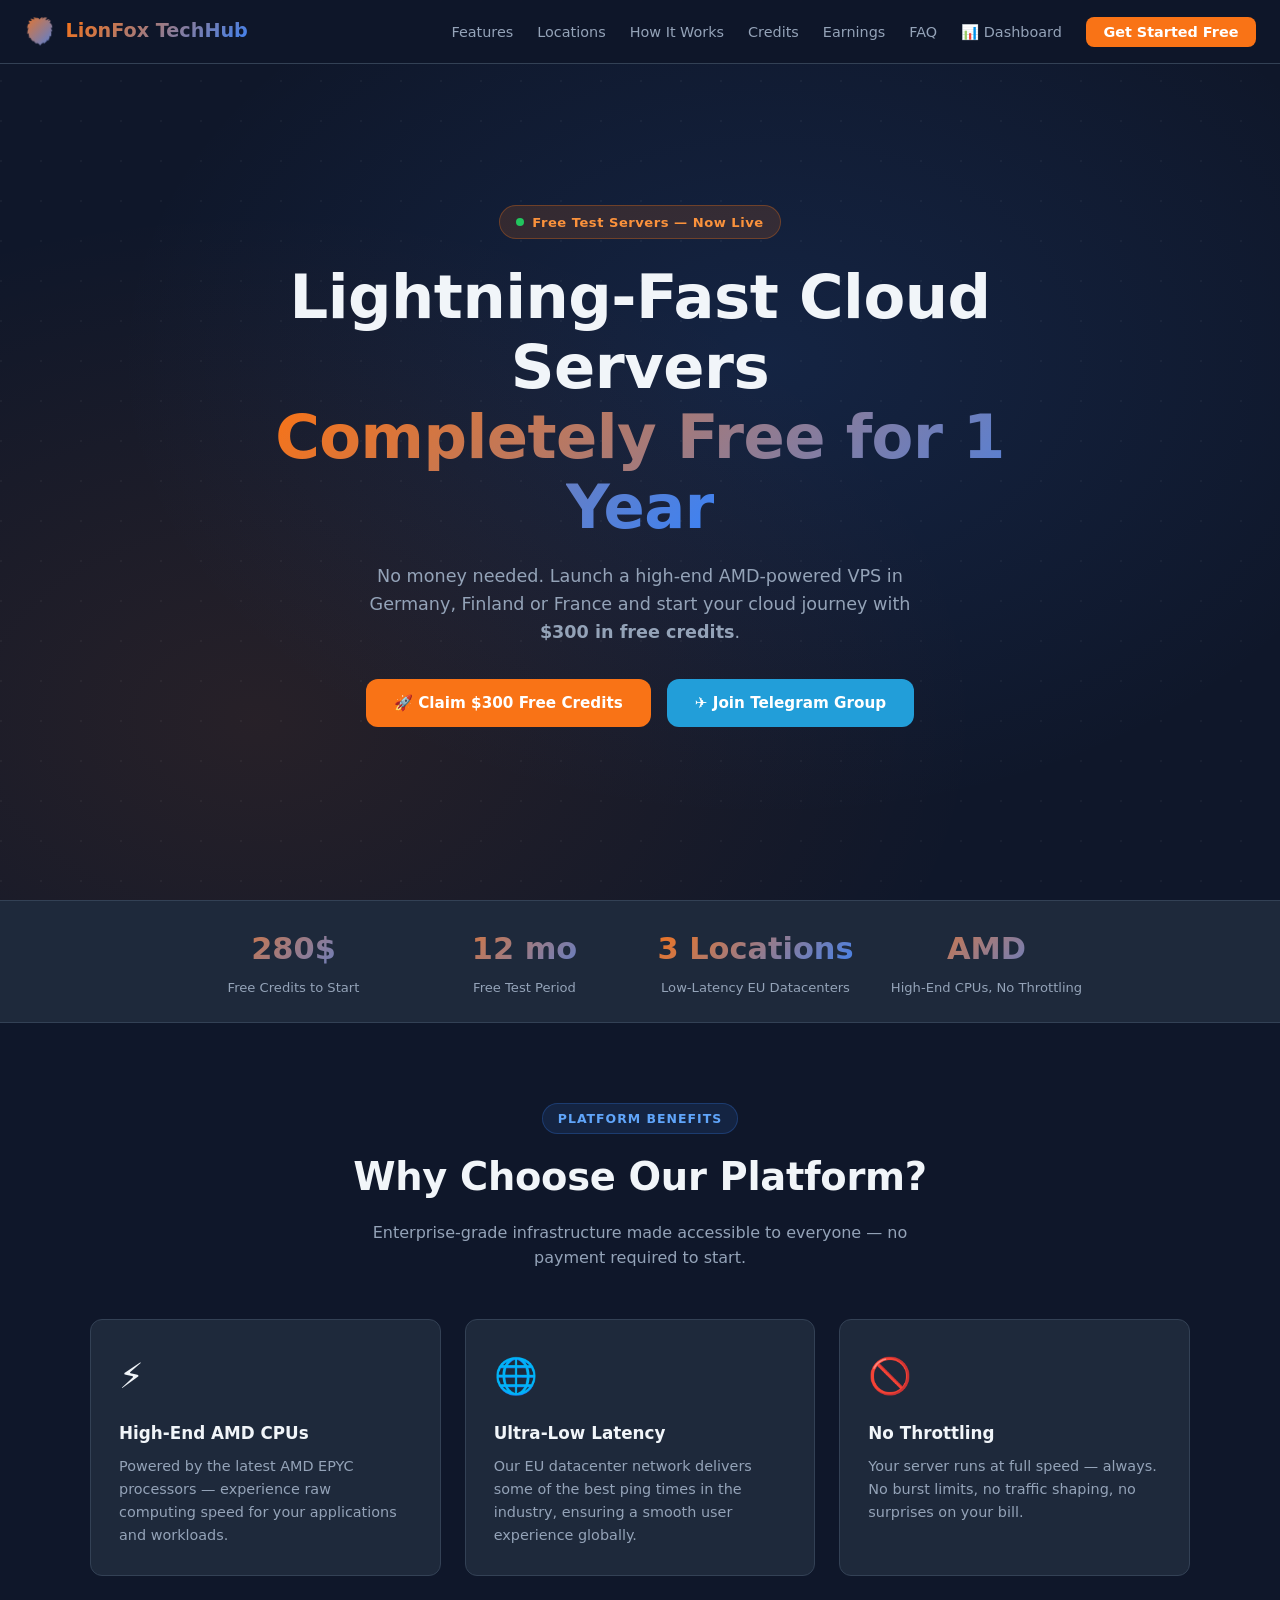
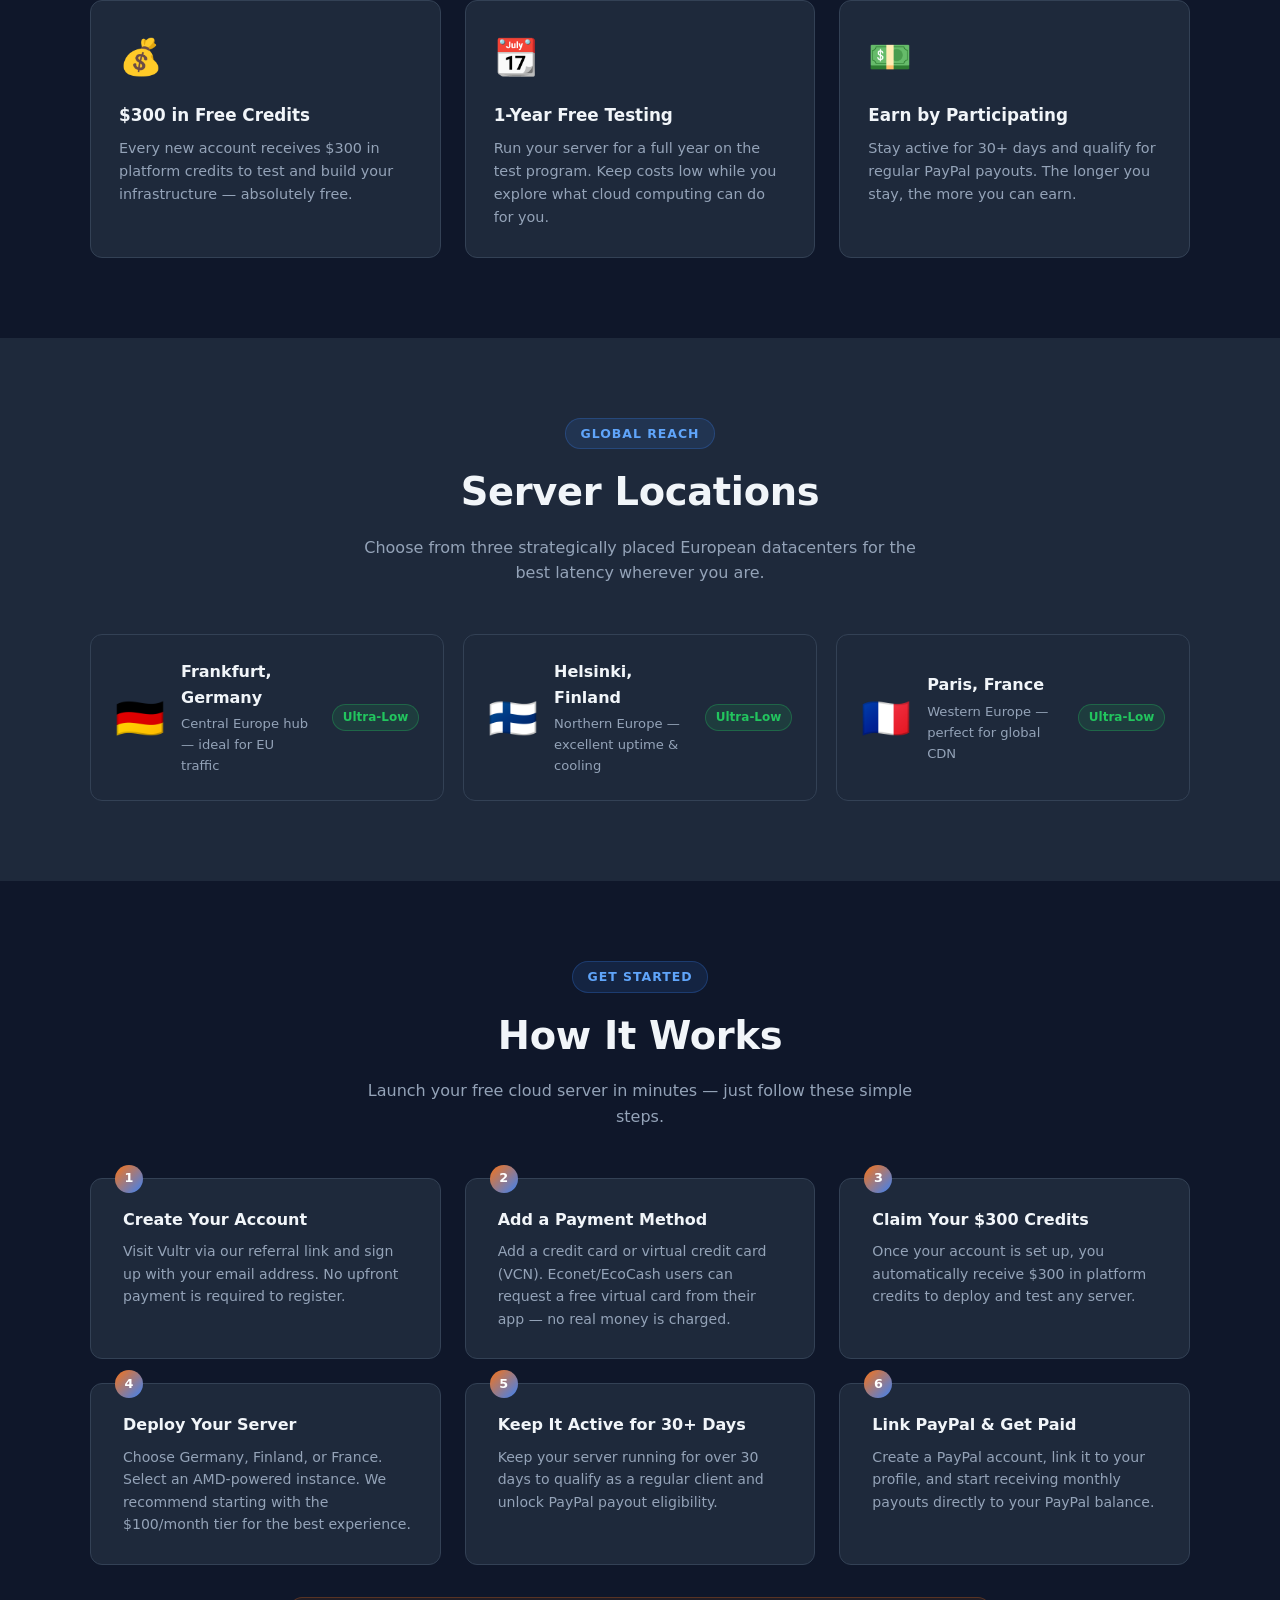
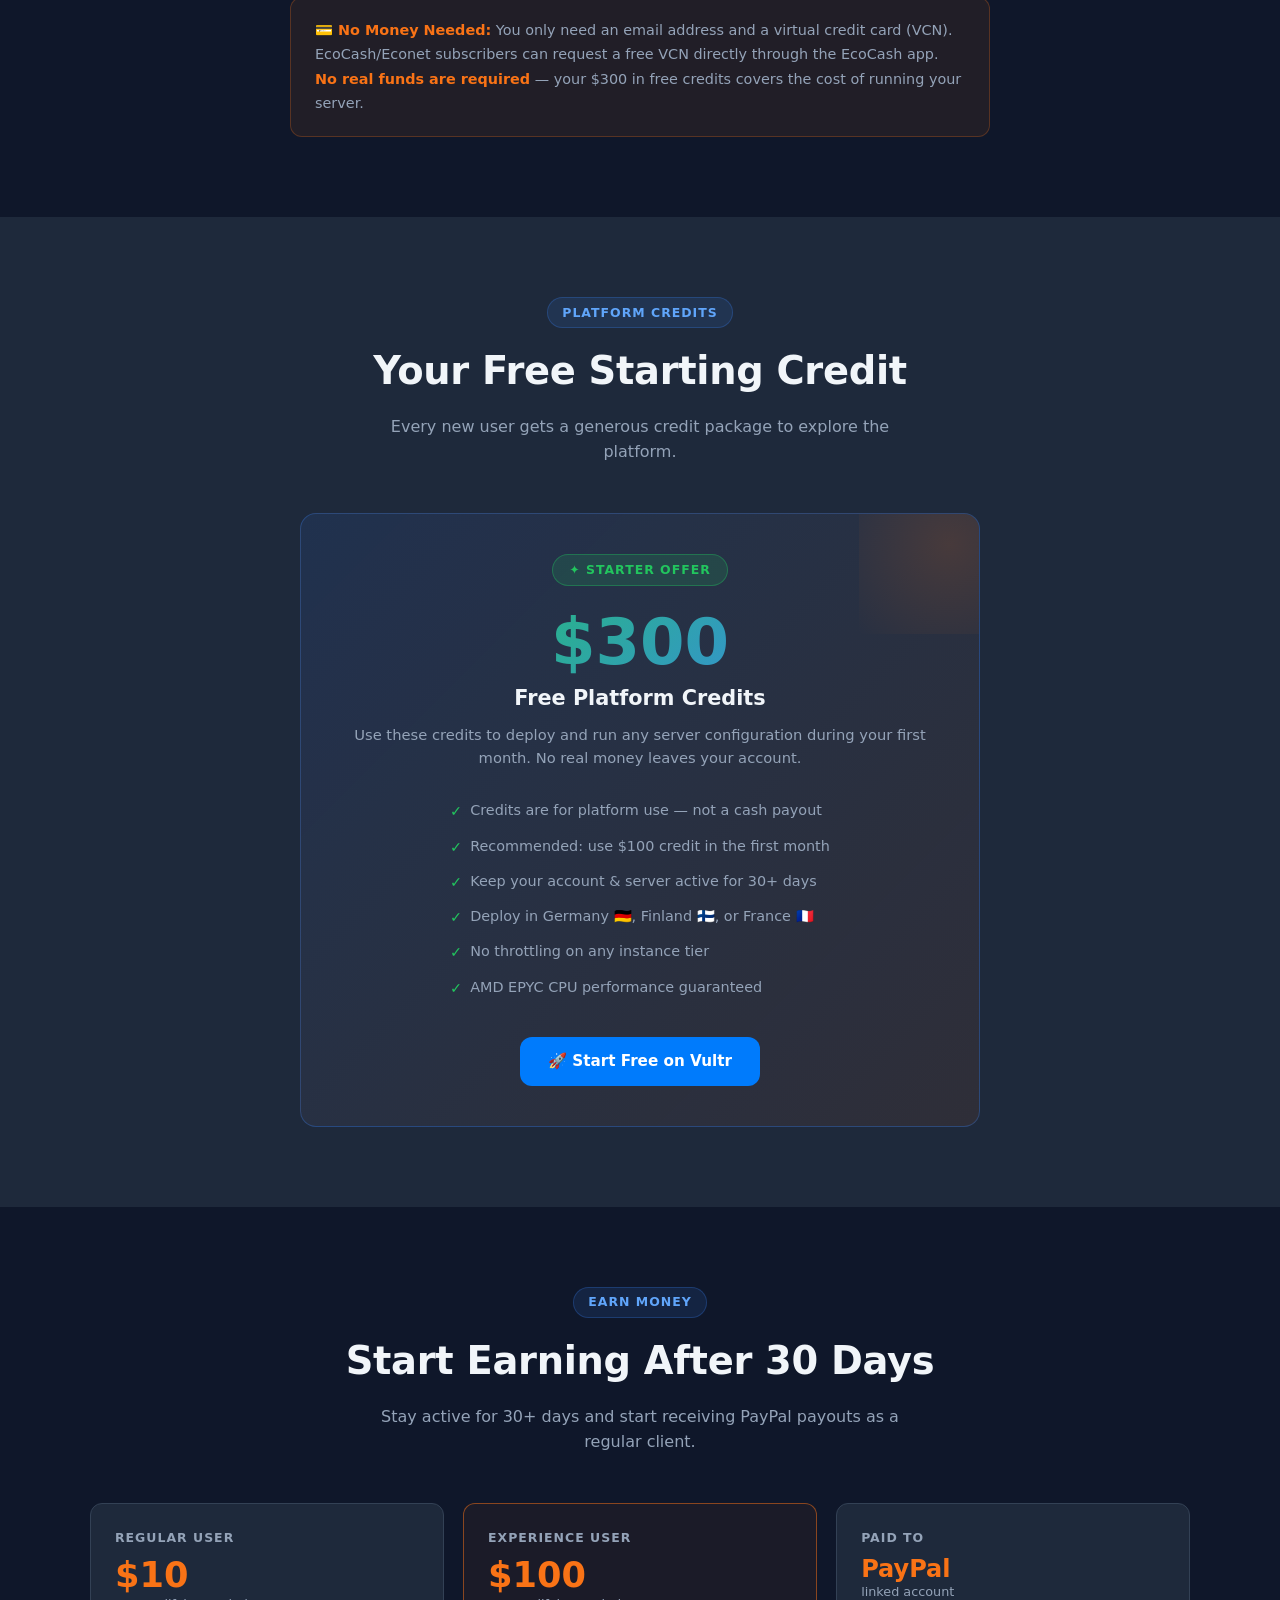
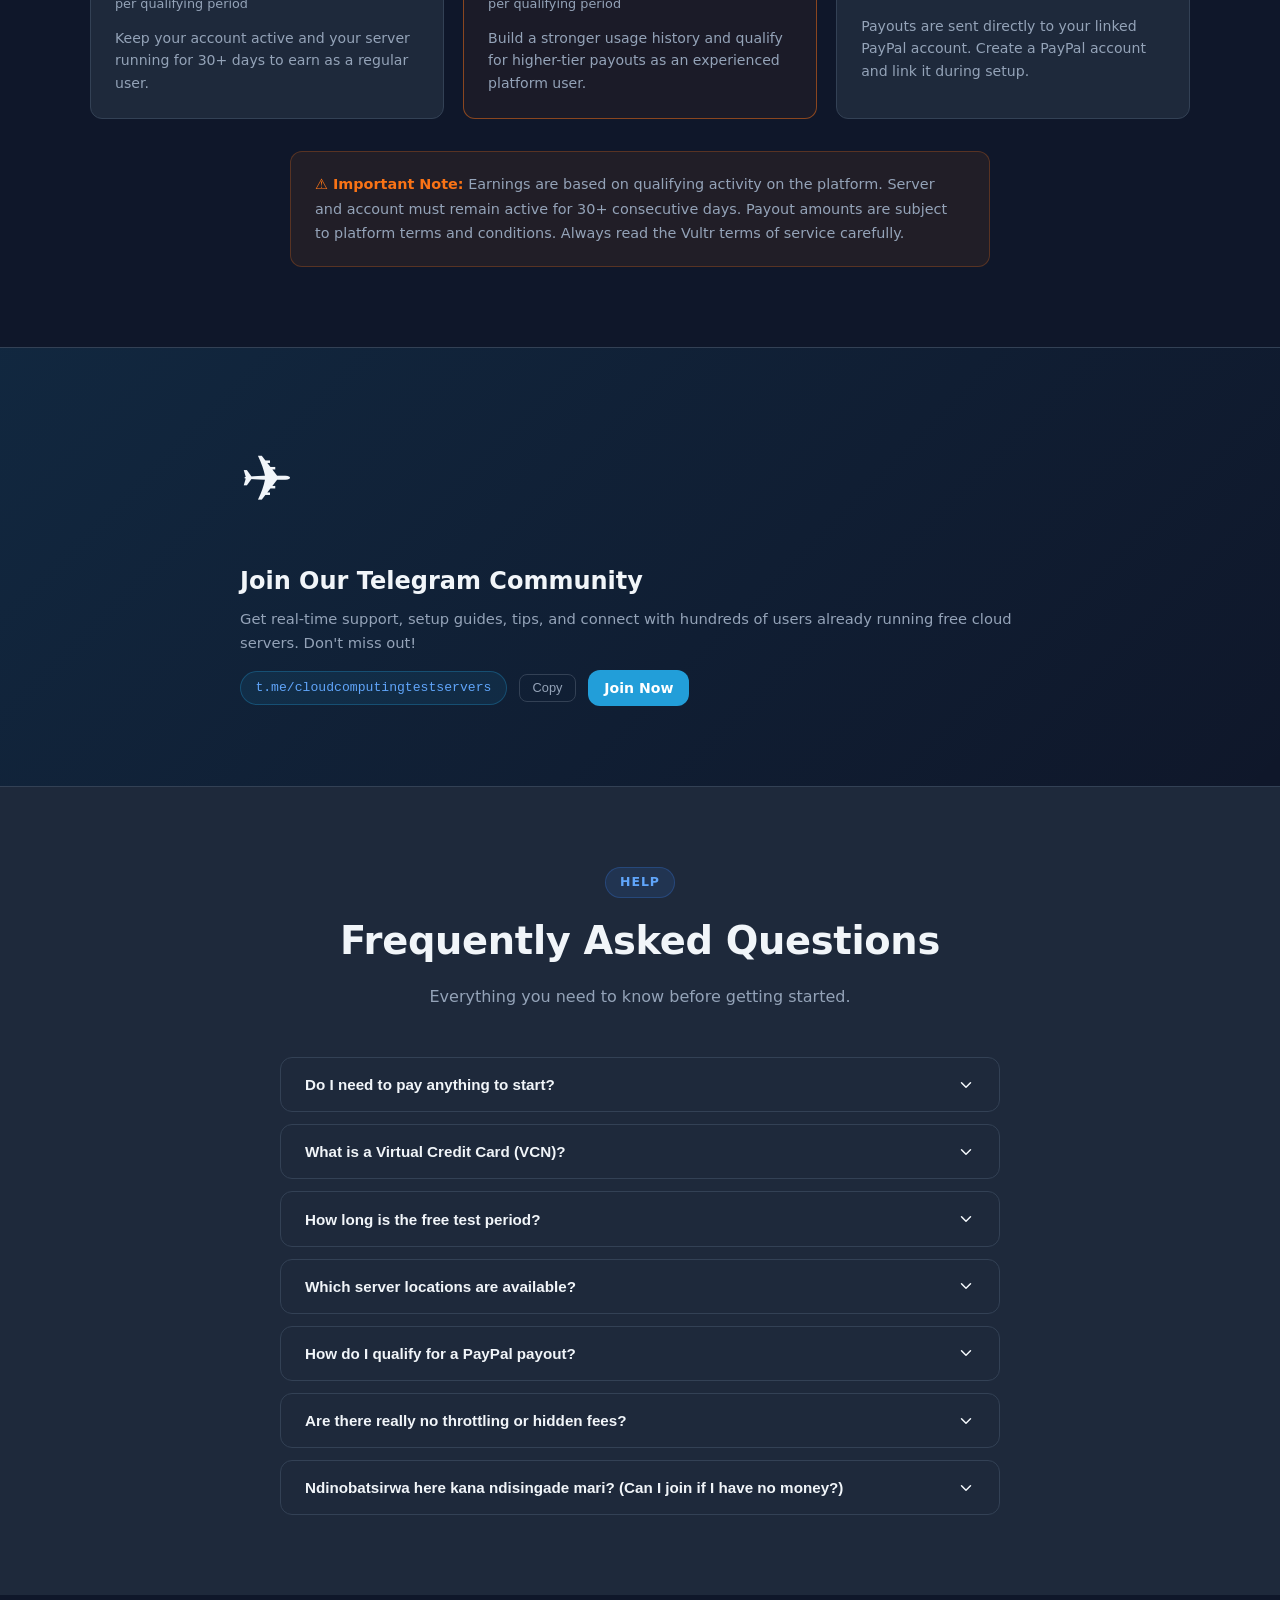
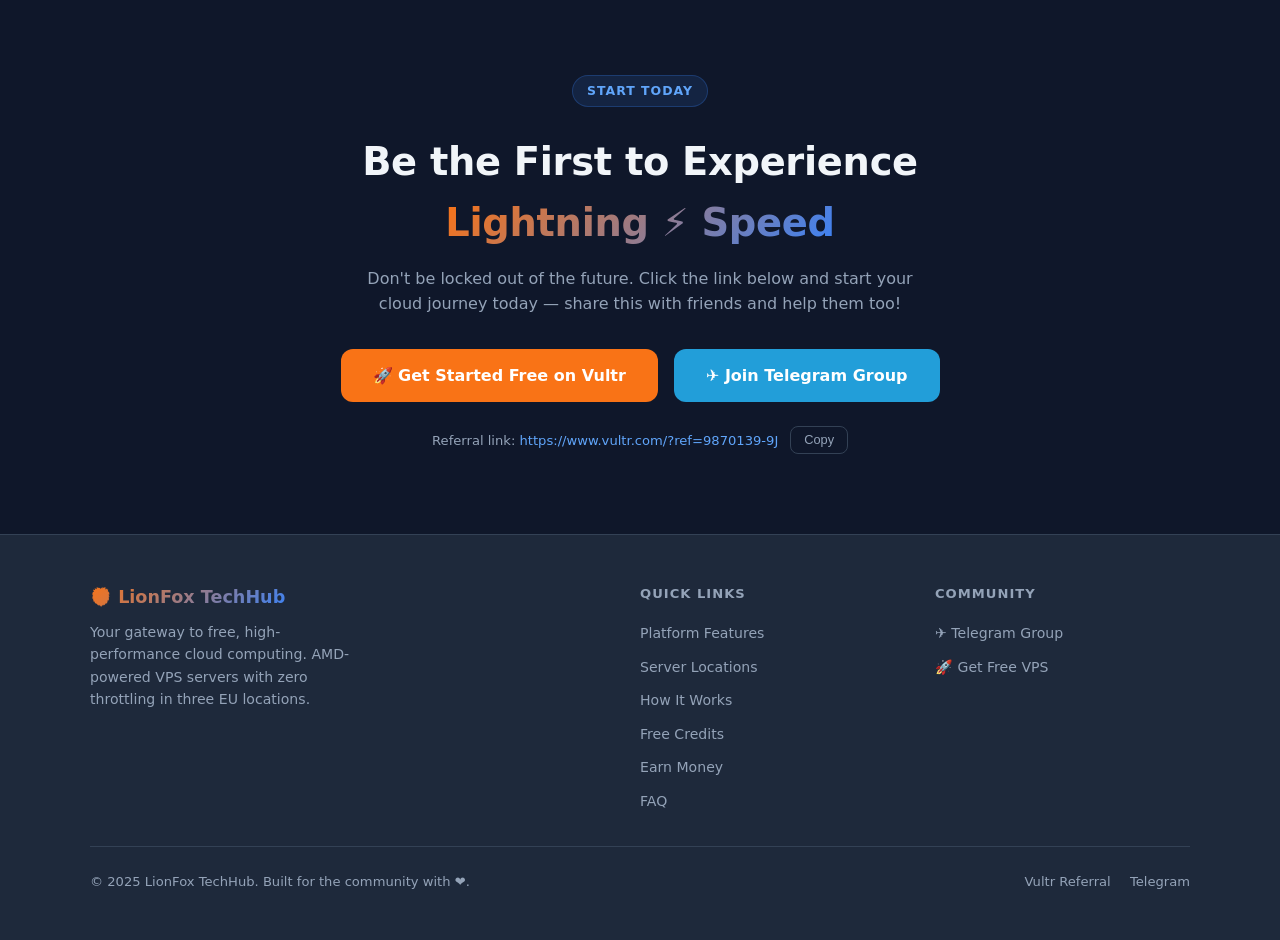
<file: index.html>
<!DOCTYPE html>
<html lang="en">
<head>
  <meta charset="UTF-8" />
  <meta name="viewport" content="width=device-width, initial-scale=1.0" />
  <meta name="description" content="LionFox TechHub – Start your FREE high-performance VPS server. AMD CPUs, ultra-low latency, locations in Germany, Finland & France. Get $300 in credits to test our platform." />
  <meta name="keywords" content="free vps, free server, vultr, cloud server, AMD vps, test server, Germany server, Finland server, France server" />
  <meta property="og:title" content="LionFox TechHub – Free High-Performance Cloud Servers" />
  <meta property="og:description" content="Start a free VPS test server for 1 year. AMD CPUs, 3 EU locations, no throttling. Get $300 to begin!" />
  <meta property="og:type" content="website" />
  <title>LionFox TechHub – Free Cloud VPS Servers</title>
  <link rel="stylesheet" href="styles.css" />
</head>
<body>

  <!-- ===== NAVBAR ===== -->
  <nav class="navbar" aria-label="Main navigation">
    <a class="navbar-brand" href="#">
      <span class="logo-icon">🦁</span>
      <span>LionFox TechHub</span>
    </a>
    <ul class="navbar-links" id="navLinks">
      <li><a href="#features">Features</a></li>
      <li><a href="#locations">Locations</a></li>
      <li><a href="#how-it-works">How It Works</a></li>
      <li><a href="#offer">Credits</a></li>
      <li><a href="#earnings">Earnings</a></li>
      <li><a href="#faq">FAQ</a></li>
      <li><a href="dashboard.html">📊 Dashboard</a></li>
      <li>
        <a href="https://www.vultr.com/?ref=9870139-9J"
           target="_blank" rel="noopener noreferrer"
           class="btn-nav">Get Started Free</a>
      </li>
    </ul>
    <button class="hamburger" id="hamburger" aria-label="Open menu" aria-expanded="false">
      <span></span><span></span><span></span>
    </button>
  </nav>

  <!-- ===== HERO ===== -->
  <section class="hero" id="hero">
    <div class="hero-content">
      <div class="hero-badge">
        <span class="pulse"></span>
        Free Test Servers — Now Live
      </div>
      <h1>
        Lightning-Fast Cloud Servers<br/>
        <span class="highlight">Completely Free for 1 Year</span>
      </h1>
      <p class="hero-subtitle">
        No money needed. Launch a high-end AMD-powered VPS in Germany, Finland or France
        and start your cloud journey with <strong>$300 in free credits</strong>.
      </p>
      <div class="hero-cta">
        <a href="https://www.vultr.com/?ref=9870139-9J"
           target="_blank" rel="noopener noreferrer"
           class="btn btn-primary">
          🚀 Claim $300 Free Credits
        </a>
        <a href="https://t.me/cloudcomputingtestservers"
           target="_blank" rel="noopener noreferrer"
           class="btn btn-telegram">
          ✈️ Join Telegram Group
        </a>
      </div>
    </div>
  </section>

  <!-- ===== STATS ===== -->
  <div class="stats-bar">
    <div class="stats-grid">
      <div class="stat-item">
        <div class="stat-value" data-count="300" data-suffix="$">$0</div>
        <div class="stat-label">Free Credits to Start</div>
      </div>
      <div class="stat-item">
        <div class="stat-value" data-count="12" data-suffix=" mo">0 mo</div>
        <div class="stat-label">Free Test Period</div>
      </div>
      <div class="stat-item">
        <div class="stat-value" data-count="3" data-suffix=" Locations">0 Locations</div>
        <div class="stat-label">Low-Latency EU Datacenters</div>
      </div>
      <div class="stat-item">
        <div class="stat-value">AMD</div>
        <div class="stat-label">High-End CPUs, No Throttling</div>
      </div>
    </div>
  </div>

  <!-- ===== FEATURES ===== -->
  <section class="section" id="features">
    <div class="section-inner">
      <div class="section-header">
        <div class="section-tag">Platform Benefits</div>
        <h2 class="section-title">Why Choose Our Platform?</h2>
        <p class="section-desc">
          Enterprise-grade infrastructure made accessible to everyone — no payment required to start.
        </p>
      </div>
      <div class="cards-grid">
        <div class="card">
          <div class="card-icon">⚡</div>
          <h3>High-End AMD CPUs</h3>
          <p>Powered by the latest AMD EPYC processors — experience raw computing speed for your applications and workloads.</p>
        </div>
        <div class="card">
          <div class="card-icon">🌐</div>
          <h3>Ultra-Low Latency</h3>
          <p>Our EU datacenter network delivers some of the best ping times in the industry, ensuring a smooth user experience globally.</p>
        </div>
        <div class="card">
          <div class="card-icon">🚫</div>
          <h3>No Throttling</h3>
          <p>Your server runs at full speed — always. No burst limits, no traffic shaping, no surprises on your bill.</p>
        </div>
        <div class="card">
          <div class="card-icon">💰</div>
          <h3>$300 in Free Credits</h3>
          <p>Every new account receives $300 in platform credits to test and build your infrastructure — absolutely free.</p>
        </div>
        <div class="card">
          <div class="card-icon">📆</div>
          <h3>1-Year Free Testing</h3>
          <p>Run your server for a full year on the test program. Keep costs low while you explore what cloud computing can do for you.</p>
        </div>
        <div class="card">
          <div class="card-icon">💵</div>
          <h3>Earn by Participating</h3>
          <p>Stay active for 30+ days and qualify for regular PayPal payouts. The longer you stay, the more you can earn.</p>
        </div>
      </div>
    </div>
  </section>

  <!-- ===== LOCATIONS ===== -->
  <section class="section section-alt" id="locations">
    <div class="section-inner">
      <div class="section-header">
        <div class="section-tag">Global Reach</div>
        <h2 class="section-title">Server Locations</h2>
        <p class="section-desc">
          Choose from three strategically placed European datacenters for the best latency wherever you are.
        </p>
      </div>
      <div class="locations-grid">
        <div class="location-card">
          <div class="location-flag">🇩🇪</div>
          <div class="location-info">
            <h3>Frankfurt, Germany</h3>
            <p>Central Europe hub — ideal for EU traffic</p>
          </div>
          <span class="latency-badge">Ultra-Low</span>
        </div>
        <div class="location-card">
          <div class="location-flag">🇫🇮</div>
          <div class="location-info">
            <h3>Helsinki, Finland</h3>
            <p>Northern Europe — excellent uptime &amp; cooling</p>
          </div>
          <span class="latency-badge">Ultra-Low</span>
        </div>
        <div class="location-card">
          <div class="location-flag">🇫🇷</div>
          <div class="location-info">
            <h3>Paris, France</h3>
            <p>Western Europe — perfect for global CDN</p>
          </div>
          <span class="latency-badge">Ultra-Low</span>
        </div>
      </div>
    </div>
  </section>

  <!-- ===== HOW IT WORKS ===== -->
  <section class="section" id="how-it-works">
    <div class="section-inner">
      <div class="section-header">
        <div class="section-tag">Get Started</div>
        <h2 class="section-title">How It Works</h2>
        <p class="section-desc">
          Launch your free cloud server in minutes — just follow these simple steps.
        </p>
      </div>
      <div class="steps-list">
        <div class="step-card">
          <h3>Create Your Account</h3>
          <p>Visit Vultr via our referral link and sign up with your email address. No upfront payment is required to register.</p>
        </div>
        <div class="step-card">
          <h3>Add a Payment Method</h3>
          <p>Add a credit card or virtual credit card (VCN). Econet/EcoCash users can request a free virtual card from their app — no real money is charged.</p>
        </div>
        <div class="step-card">
          <h3>Claim Your $300 Credits</h3>
          <p>Once your account is set up, you automatically receive $300 in platform credits to deploy and test any server.</p>
        </div>
        <div class="step-card">
          <h3>Deploy Your Server</h3>
          <p>Choose Germany, Finland, or France. Select an AMD-powered instance. We recommend starting with the $100/month tier for the best experience.</p>
        </div>
        <div class="step-card">
          <h3>Keep It Active for 30+ Days</h3>
          <p>Keep your server running for over 30 days to qualify as a regular client and unlock PayPal payout eligibility.</p>
        </div>
        <div class="step-card">
          <h3>Link PayPal &amp; Get Paid</h3>
          <p>Create a PayPal account, link it to your profile, and start receiving monthly payouts directly to your PayPal balance.</p>
        </div>
      </div>

      <div class="notice-box">
        <strong>💳 No Money Needed:</strong> You only need an email address and a virtual credit card (VCN).
        EcoCash/Econet subscribers can request a free VCN directly through the EcoCash app.
        <strong>No real funds are required</strong> — your $300 in free credits covers the cost of running your server.
      </div>
    </div>
  </section>

  <!-- ===== OFFER ===== -->
  <section class="section section-alt" id="offer">
    <div class="section-inner">
      <div class="section-header">
        <div class="section-tag">Platform Credits</div>
        <h2 class="section-title">Your Free Starting Credit</h2>
        <p class="section-desc">
          Every new user gets a generous credit package to explore the platform.
        </p>
      </div>
      <div class="offer-card">
        <div class="offer-badge">✦ Starter Offer</div>
        <div class="offer-amount">$300</div>
        <h3>Free Platform Credits</h3>
        <p>Use these credits to deploy and run any server configuration during your first month. No real money leaves your account.</p>
        <ul class="offer-notes">
          <li>Credits are for platform use — not a cash payout</li>
          <li>Recommended: use $100 credit in the first month</li>
          <li>Keep your account &amp; server active for 30+ days</li>
          <li>Deploy in Germany 🇩🇪, Finland 🇫🇮, or France 🇫🇷</li>
          <li>No throttling on any instance tier</li>
          <li>AMD EPYC CPU performance guaranteed</li>
        </ul>
        <a href="https://www.vultr.com/?ref=9870139-9J"
           target="_blank" rel="noopener noreferrer"
           class="btn btn-vultr">
          🚀 Start Free on Vultr
        </a>
      </div>
    </div>
  </section>

  <!-- ===== EARNINGS ===== -->
  <section class="section" id="earnings">
    <div class="section-inner">
      <div class="section-header">
        <div class="section-tag">Earn Money</div>
        <h2 class="section-title">Start Earning After 30 Days</h2>
        <p class="section-desc">
          Stay active for 30+ days and start receiving PayPal payouts as a regular client.
        </p>
      </div>
      <div class="earnings-grid">
        <div class="earnings-card">
          <div class="earnings-label">Regular User</div>
          <div class="earnings-amount">$10</div>
          <div class="earnings-period">per qualifying period</div>
          <p class="earnings-desc">Keep your account active and your server running for 30+ days to earn as a regular user.</p>
        </div>
        <div class="earnings-card featured">
          <div class="earnings-label">Experience User</div>
          <div class="earnings-amount">$100</div>
          <div class="earnings-period">per qualifying period</div>
          <p class="earnings-desc">Build a stronger usage history and qualify for higher-tier payouts as an experienced platform user.</p>
        </div>
        <div class="earnings-card">
          <div class="earnings-label">Paid to</div>
          <div class="earnings-amount earnings-amount--sm">PayPal</div>
          <div class="earnings-period">linked account</div>
          <p class="earnings-desc">Payouts are sent directly to your linked PayPal account. Create a PayPal account and link it during setup.</p>
        </div>
      </div>
      <div class="notice-box">
        <strong>⚠️ Important Note:</strong> Earnings are based on qualifying activity on the platform.
        Server and account must remain active for 30+ consecutive days. Payout amounts are subject to
        platform terms and conditions. Always read the Vultr terms of service carefully.
      </div>
    </div>
  </section>

  <!-- ===== TELEGRAM ===== -->
  <section class="section telegram-section" id="community">
    <div class="section-inner">
      <div class="telegram-cta">
        <div class="telegram-icon">✈️</div>
        <div class="telegram-text">
          <h2>Join Our Telegram Community</h2>
          <p>
            Get real-time support, setup guides, tips, and connect with hundreds of users
            already running free cloud servers. Don't miss out!
          </p>
          <div class="telegram-link-box">
            <span class="link-pill">t.me/cloudcomputingtestservers</span>
            <button class="copy-btn" onclick="copyLink('https://t.me/cloudcomputingtestservers', this)">Copy</button>
            <a href="https://t.me/cloudcomputingtestservers"
               target="_blank" rel="noopener noreferrer"
               class="btn btn-telegram btn-sm">
              Join Now
            </a>
          </div>
        </div>
      </div>
    </div>
  </section>

  <!-- ===== FAQ ===== -->
  <section class="section section-alt" id="faq">
    <div class="section-inner">
      <div class="section-header">
        <div class="section-tag">Help</div>
        <h2 class="section-title">Frequently Asked Questions</h2>
        <p class="section-desc">Everything you need to know before getting started.</p>
      </div>
      <div class="faq-list">

        <div class="faq-item">
          <button class="faq-question" aria-expanded="false">
            Do I need to pay anything to start?
            <svg class="chevron" width="18" height="18" viewBox="0 0 24 24" fill="none" stroke="currentColor" stroke-width="2" stroke-linecap="round" stroke-linejoin="round"><polyline points="6 9 12 15 18 9"/></svg>
          </button>
          <div class="faq-answer" role="region">
            <div class="faq-answer-inner">
              No money is required. You need an email address and a virtual credit card (VCN) to verify your account.
              The $300 in free credits covers all server costs during testing. EcoCash/Econet users can get a free
              VCN through the EcoCash app without loading any funds.
            </div>
          </div>
        </div>

        <div class="faq-item">
          <button class="faq-question" aria-expanded="false">
            What is a Virtual Credit Card (VCN)?
            <svg class="chevron" width="18" height="18" viewBox="0 0 24 24" fill="none" stroke="currentColor" stroke-width="2" stroke-linecap="round" stroke-linejoin="round"><polyline points="6 9 12 15 18 9"/></svg>
          </button>
          <div class="faq-answer" role="region">
            <div class="faq-answer-inner">
              A Virtual Credit Card (VCN) is a digital card number linked to your mobile money account (e.g. EcoCash).
              It can be used for online transactions without exposing your actual bank details.
              Econet EcoCash subscribers can request a VCN directly from the EcoCash app — no money needs to be loaded.
            </div>
          </div>
        </div>

        <div class="faq-item">
          <button class="faq-question" aria-expanded="false">
            How long is the free test period?
            <svg class="chevron" width="18" height="18" viewBox="0 0 24 24" fill="none" stroke="currentColor" stroke-width="2" stroke-linecap="round" stroke-linejoin="round"><polyline points="6 9 12 15 18 9"/></svg>
          </button>
          <div class="faq-answer" role="region">
            <div class="faq-answer-inner">
              The free test server instances run for up to 1 year. Your $300 in starter credits is designed to
              cover the initial months. We recommend using around $100 in credits during your first month for
              the best test experience.
            </div>
          </div>
        </div>

        <div class="faq-item">
          <button class="faq-question" aria-expanded="false">
            Which server locations are available?
            <svg class="chevron" width="18" height="18" viewBox="0 0 24 24" fill="none" stroke="currentColor" stroke-width="2" stroke-linecap="round" stroke-linejoin="round"><polyline points="6 9 12 15 18 9"/></svg>
          </button>
          <div class="faq-answer" role="region">
            <div class="faq-answer-inner">
              You can choose from three European locations: <strong>Frankfurt, Germany 🇩🇪</strong>,
              <strong>Helsinki, Finland 🇫🇮</strong>, and <strong>Paris, France 🇫🇷</strong>.
              All locations offer ultra-low latency and AMD-powered hardware with no throttling.
            </div>
          </div>
        </div>

        <div class="faq-item">
          <button class="faq-question" aria-expanded="false">
            How do I qualify for a PayPal payout?
            <svg class="chevron" width="18" height="18" viewBox="0 0 24 24" fill="none" stroke="currentColor" stroke-width="2" stroke-linecap="round" stroke-linejoin="round"><polyline points="6 9 12 15 18 9"/></svg>
          </button>
          <div class="faq-answer" role="region">
            <div class="faq-answer-inner">
              Keep your account and deployed server active for 30 or more consecutive days. Once you qualify as a
              regular client, you can earn $10 per period. Experience users can earn up to $100 per period.
              Create a PayPal account and link it to your profile to receive payments.
            </div>
          </div>
        </div>

        <div class="faq-item">
          <button class="faq-question" aria-expanded="false">
            Are there really no throttling or hidden fees?
            <svg class="chevron" width="18" height="18" viewBox="0 0 24 24" fill="none" stroke="currentColor" stroke-width="2" stroke-linecap="round" stroke-linejoin="round"><polyline points="6 9 12 15 18 9"/></svg>
          </button>
          <div class="faq-answer" role="region">
            <div class="faq-answer-inner">
              Correct — no throttling on any tier. Your allocated CPU, RAM, and bandwidth run at full speed.
              Your $300 in credits covers the platform cost. Always review Vultr's official terms of service
              for the most up-to-date billing policies.
            </div>
          </div>
        </div>

        <div class="faq-item">
          <button class="faq-question" aria-expanded="false">
            Ndinobatsirwa here kana ndisingade mari? (Can I join if I have no money?)
            <svg class="chevron" width="18" height="18" viewBox="0 0 24 24" fill="none" stroke="currentColor" stroke-width="2" stroke-linecap="round" stroke-linejoin="round"><polyline points="6 9 12 15 18 9"/></svg>
          </button>
          <div class="faq-answer" role="region">
            <div class="faq-answer-inner">
              <strong>Hongu!</strong> (Yes!) — Zvamuchaita hapana kana cent rako rawucha shandisa.
              You do not need to spend any money. Simply register with your email, get a free VCN via EcoCash,
              and use your $300 in platform credits to start your server journey.
              Come as you are and enjoy the lightning ⚡ speed!
            </div>
          </div>
        </div>

      </div>
    </div>
  </section>

  <!-- ===== FINAL CTA ===== -->
  <section class="section section-cta-final" id="cta-final">
    <div class="section-inner">
      <div class="section-tag">Start Today</div>
      <h2 class="section-title section-title--top-gap">
        Be the First to Experience<br/>
        <span class="gradient-text">
          Lightning ⚡ Speed
        </span>
      </h2>
      <p class="section-desc section-desc--bottom-gap">
        Don't be locked out of the future. Click the link below and start your cloud journey today —
        share this with friends and help them too!
      </p>
      <div class="cta-btn-row">
        <a href="https://www.vultr.com/?ref=9870139-9J"
           target="_blank" rel="noopener noreferrer"
           class="btn btn-primary btn-lg">
          🚀 Get Started Free on Vultr
        </a>
        <a href="https://t.me/cloudcomputingtestservers"
           target="_blank" rel="noopener noreferrer"
           class="btn btn-telegram btn-lg">
          ✈️ Join Telegram Group
        </a>
      </div>
      <p class="referral-note">
        Referral link:
        <a href="https://www.vultr.com/?ref=9870139-9J"
           target="_blank" rel="noopener noreferrer"
           class="referral-link">
          https://www.vultr.com/?ref=9870139-9J
        </a>
        <button class="copy-btn copy-btn--inline"
                onclick="copyLink('https://www.vultr.com/?ref=9870139-9J', this)">Copy</button>
      </p>
    </div>
  </section>

  <!-- ===== FOOTER ===== -->
  <footer class="footer">
    <div class="footer-inner">
      <div class="footer-top">
        <div class="footer-brand">
          <div class="brand-name">🦁 LionFox TechHub</div>
          <p>Your gateway to free, high-performance cloud computing. AMD-powered VPS servers with zero throttling in three EU locations.</p>
        </div>
        <div class="footer-col">
          <h4>Quick Links</h4>
          <ul>
            <li><a href="#features">Platform Features</a></li>
            <li><a href="#locations">Server Locations</a></li>
            <li><a href="#how-it-works">How It Works</a></li>
            <li><a href="#offer">Free Credits</a></li>
            <li><a href="#earnings">Earn Money</a></li>
            <li><a href="#faq">FAQ</a></li>
          </ul>
        </div>
        <div class="footer-col">
          <h4>Community</h4>
          <ul>
            <li>
              <a href="https://t.me/cloudcomputingtestservers"
                 target="_blank" rel="noopener noreferrer">
                ✈️ Telegram Group
              </a>
            </li>
            <li>
              <a href="https://www.vultr.com/?ref=9870139-9J"
                 target="_blank" rel="noopener noreferrer">
                🚀 Get Free VPS
              </a>
            </li>
          </ul>
        </div>
      </div>
      <div class="footer-bottom">
        <p>© 2025 LionFox TechHub. Built for the community with ❤️.</p>
        <div class="footer-bottom-links">
          <a href="https://www.vultr.com/?ref=9870139-9J" target="_blank" rel="noopener noreferrer">Vultr Referral</a>
          <a href="https://t.me/cloudcomputingtestservers" target="_blank" rel="noopener noreferrer">Telegram</a>
        </div>
      </div>
    </div>
  </footer>

  <!-- ===== TOAST ===== -->
  <div class="toast" id="toast" aria-live="polite"></div>

  <script src="script.js"></script>
</body>
</html>
</file>
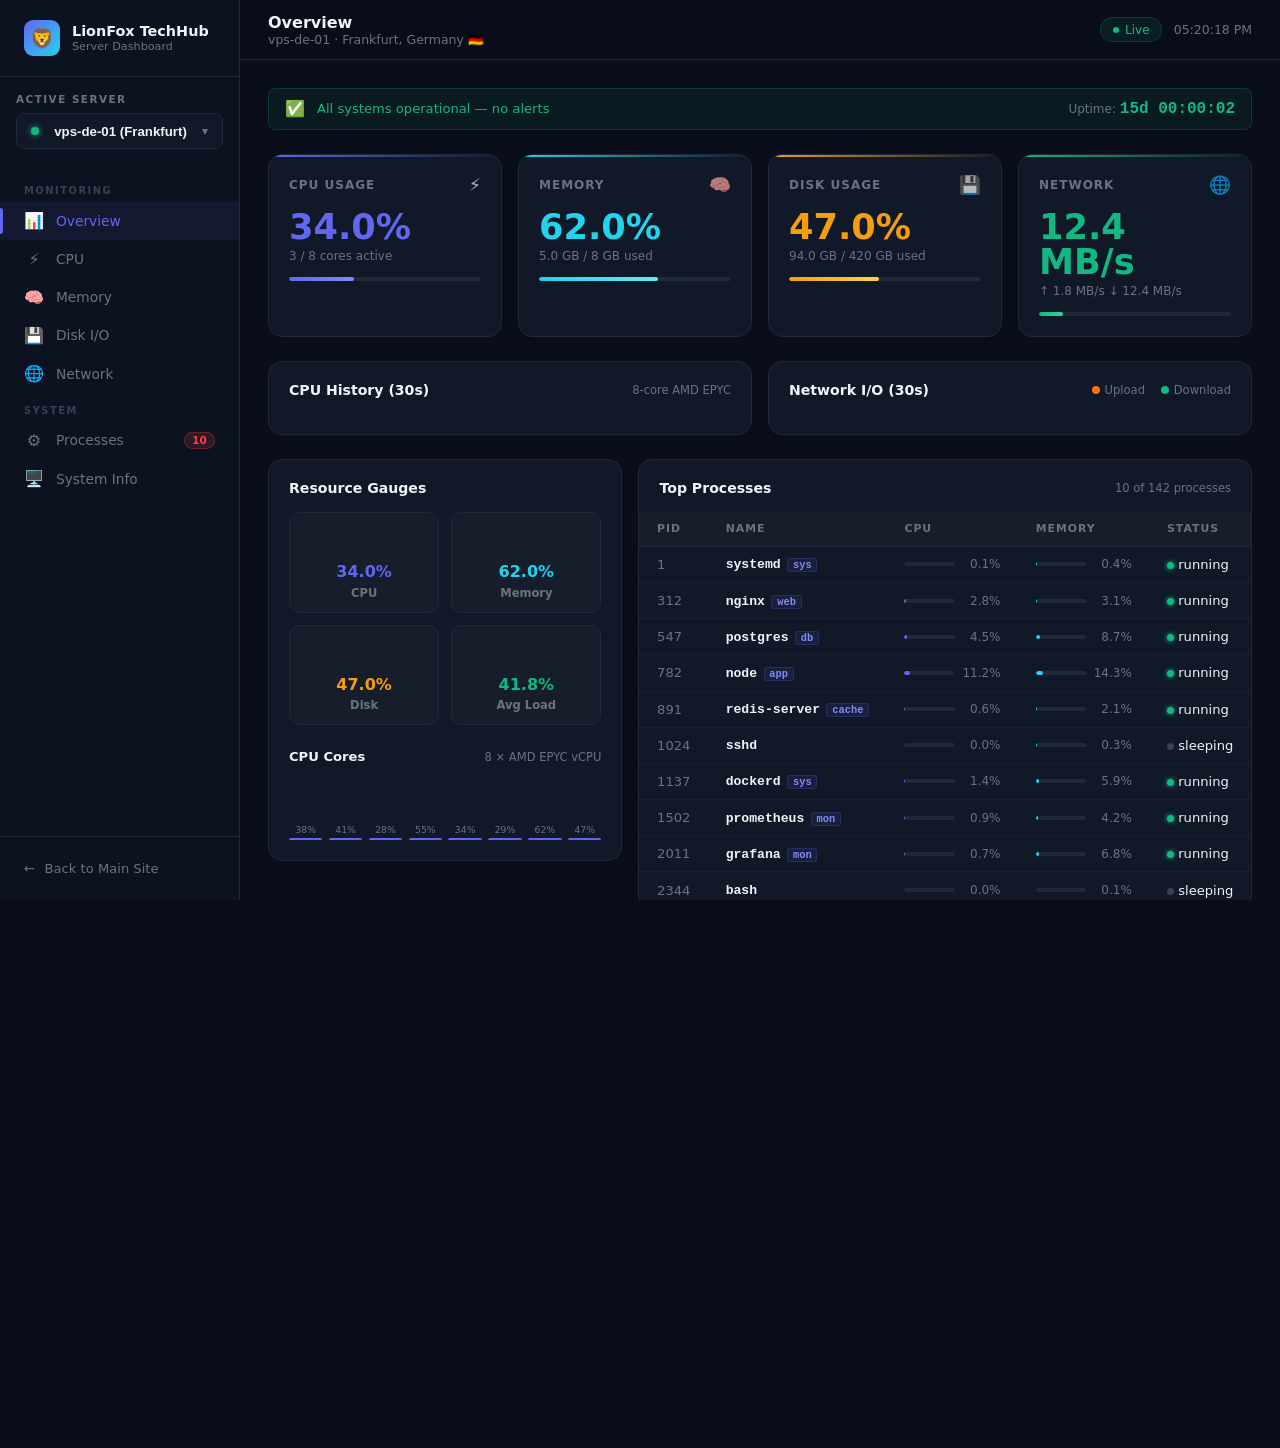
<file: dashboard.html>
<!DOCTYPE html>
<html lang="en">
<head>
  <meta charset="UTF-8" />
  <meta name="viewport" content="width=device-width, initial-scale=1.0" />
  <meta name="description" content="LionFox TechHub – Real-time server monitoring dashboard. CPU, memory, disk, network, and process metrics at a glance." />
  <title>Server Dashboard — LionFox TechHub</title>
  <link rel="stylesheet" href="dashboard.css" />
</head>
<body>

<div class="sidebar-overlay" id="sidebar-overlay"></div>

<div class="dash-layout">

  <!-- ===== SIDEBAR ===== -->
  <aside class="sidebar" id="sidebar" aria-label="Dashboard navigation">

    <a class="sidebar-logo" href="index.html">
      <div class="logo-mark">🦁</div>
      <div class="logo-text">
        LionFox TechHub
        <div class="logo-sub">Server Dashboard</div>
      </div>
    </a>

    <div class="server-selector">
      <div class="server-select-label">Active Server</div>
      <button class="server-select-btn" type="button" aria-label="Select server">
        <span class="server-dot"></span>
        <span>vps-de-01 (Frankfurt)</span>
        <span class="server-chevron">▾</span>
      </button>
    </div>

    <nav class="sidebar-nav" aria-label="Dashboard sections">
      <div class="nav-section-label">Monitoring</div>
      <a href="#overview"   class="nav-item active"><span class="nav-icon">📊</span> Overview</a>
      <a href="#cpu"        class="nav-item"><span class="nav-icon">⚡</span> CPU</a>
      <a href="#memory"     class="nav-item"><span class="nav-icon">🧠</span> Memory</a>
      <a href="#disk"       class="nav-item"><span class="nav-icon">💾</span> Disk I/O</a>
      <a href="#network"    class="nav-item"><span class="nav-icon">🌐</span> Network</a>

      <div class="nav-section-label">System</div>
      <a href="#processes"  class="nav-item"><span class="nav-icon">⚙️</span> Processes <span class="nav-badge">10</span></a>
      <a href="#sysinfo"    class="nav-item"><span class="nav-icon">🖥️</span> System Info</a>
    </nav>

    <div class="sidebar-footer">
      <a href="index.html" class="sidebar-back-btn">
        <span>←</span> Back to Main Site
      </a>
    </div>

  </aside>

  <!-- ===== MAIN ===== -->
  <main class="dash-main">

    <!-- TOPBAR -->
    <header class="topbar">
      <div class="topbar-left">
        <button class="topbar-menu-btn" id="sidebar-toggle" aria-label="Open menu" aria-expanded="false">☰</button>
        <div>
          <div class="topbar-title">Overview</div>
          <div class="topbar-subtitle">vps-de-01 · Frankfurt, Germany 🇩🇪</div>
        </div>
      </div>
      <div class="topbar-right">
        <div class="refresh-badge" aria-live="polite" aria-label="Live updating">
          <span class="refresh-dot"></span>
          Live
        </div>
        <div class="topbar-time" id="topbar-clock" aria-live="polite">00:00:00</div>
      </div>
    </header>

    <!-- CONTENT -->
    <div class="dash-content">

      <!-- STATUS BANNER -->
      <div class="alert-banner" role="status">
        <span class="alert-icon">✅</span>
        <span class="alert-text">All systems operational — no alerts</span>
        <span class="alert-time" id="uptime-badge">Uptime: <span id="uptime-val" class="uptime-ticker">0d 00:00:00</span></span>
      </div>

      <!-- ===== KPI CARDS ===== -->
      <section id="overview" aria-label="Key metrics">
        <div class="kpi-grid">

          <div class="kpi-card cpu">
            <div class="kpi-header">
              <span class="kpi-label">CPU Usage</span>
              <span class="kpi-icon">⚡</span>
            </div>
            <div class="kpi-value" id="kpi-cpu">—</div>
            <div class="kpi-sub" id="kpi-cpu-sub">— cores active</div>
            <div class="kpi-bar-track"><div class="kpi-bar-fill" id="bar-cpu" style="width:0%"></div></div>
          </div>

          <div class="kpi-card mem">
            <div class="kpi-header">
              <span class="kpi-label">Memory</span>
              <span class="kpi-icon">🧠</span>
            </div>
            <div class="kpi-value" id="kpi-mem">—</div>
            <div class="kpi-sub" id="kpi-mem-sub">— / 8 GB used</div>
            <div class="kpi-bar-track"><div class="kpi-bar-fill" id="bar-mem" style="width:0%"></div></div>
          </div>

          <div class="kpi-card disk">
            <div class="kpi-header">
              <span class="kpi-label">Disk Usage</span>
              <span class="kpi-icon">💾</span>
            </div>
            <div class="kpi-value" id="kpi-disk">—</div>
            <div class="kpi-sub" id="kpi-disk-sub">— / 420 GB used</div>
            <div class="kpi-bar-track"><div class="kpi-bar-fill" id="bar-disk" style="width:0%"></div></div>
          </div>

          <div class="kpi-card net">
            <div class="kpi-header">
              <span class="kpi-label">Network</span>
              <span class="kpi-icon">🌐</span>
            </div>
            <div class="kpi-value" id="kpi-net">—</div>
            <div class="kpi-sub" id="kpi-net-sub">↑ — ↓ —</div>
            <div class="kpi-bar-track"><div class="kpi-bar-fill" id="bar-net" style="width:0%"></div></div>
          </div>

        </div>
      </section>

      <!-- ===== CHARTS ===== -->
      <div class="mid-grid">

        <!-- CPU Chart -->
        <div class="chart-card" id="cpu">
          <div class="chart-card-header">
            <span class="chart-title">CPU History (30s)</span>
            <span class="chart-meta">8-core AMD EPYC</span>
          </div>
          <canvas id="cpuChart" class="dash-chart" height="120" aria-label="CPU usage history chart"></canvas>
        </div>

        <!-- Network Chart -->
        <div class="chart-card" id="network">
          <div class="chart-card-header">
            <span class="chart-title">Network I/O (30s)</span>
            <div class="chart-legend">
              <span><span class="legend-dot" style="background:#f97316"></span>Upload</span>
              <span><span class="legend-dot" style="background:#10b981"></span>Download</span>
            </div>
          </div>
          <canvas id="netChart" class="dash-chart" height="120" aria-label="Network I/O history chart"></canvas>
        </div>

      </div>

      <!-- ===== BOTTOM GRID ===== -->
      <div class="bottom-grid">

        <!-- Gauges + Core Bars -->
        <div>
          <div class="gauge-card" id="memory">
            <div class="chart-card-header" style="margin-bottom:1rem">
              <span class="chart-title">Resource Gauges</span>
            </div>
            <div class="gauges-row">

              <div class="gauge-item">
                <div class="gauge-canvas-wrap">
                  <canvas class="gauge-arc" id="gauge-cpu" width="90" height="55" aria-label="CPU gauge"></canvas>
                  <span class="gauge-val" id="gauge-cpu-val">—</span>
                </div>
                <div class="gauge-label">CPU</div>
              </div>

              <div class="gauge-item">
                <div class="gauge-canvas-wrap">
                  <canvas class="gauge-arc" id="gauge-mem" width="90" height="55" aria-label="Memory gauge"></canvas>
                  <span class="gauge-val" id="gauge-mem-val">—</span>
                </div>
                <div class="gauge-label">Memory</div>
              </div>

              <div class="gauge-item">
                <div class="gauge-canvas-wrap">
                  <canvas class="gauge-arc" id="gauge-disk" width="90" height="55" aria-label="Disk gauge"></canvas>
                  <span class="gauge-val" id="gauge-disk-val">—</span>
                </div>
                <div class="gauge-label">Disk</div>
              </div>

              <div class="gauge-item">
                <div class="gauge-canvas-wrap">
                  <canvas class="gauge-arc" id="gauge-load" width="90" height="55" aria-label="Average load gauge"></canvas>
                  <span class="gauge-val" id="gauge-load-val">—</span>
                </div>
                <div class="gauge-label">Avg Load</div>
              </div>

            </div>

            <!-- CPU Cores -->
            <div style="margin-top:1.5rem">
              <div class="chart-card-header" style="margin-bottom:0.75rem">
                <span class="chart-title" style="font-size:0.82rem">CPU Cores</span>
                <span class="chart-meta">8 × AMD EPYC vCPU</span>
              </div>
              <div style="display:flex;gap:0.4rem;align-items:flex-end;height:64px" aria-label="CPU core usage bars">
                <!-- 8 core bars generated by JS -->
                <div id="core-0" style="flex:1;display:flex;flex-direction:column;align-items:center;gap:3px">
                  <span id="core-val-0" style="font-size:0.58rem;color:var(--text-muted);font-variant-numeric:tabular-nums">0%</span>
                  <div style="flex:1;width:100%;display:flex;align-items:flex-end">
                    <div id="core-bar-0" style="width:100%;border-radius:3px 3px 0 0;background:var(--accent);transition:height 0.5s ease;min-height:2px"></div>
                  </div>
                </div>
                <div id="core-1" style="flex:1;display:flex;flex-direction:column;align-items:center;gap:3px">
                  <span id="core-val-1" style="font-size:0.58rem;color:var(--text-muted);font-variant-numeric:tabular-nums">0%</span>
                  <div style="flex:1;width:100%;display:flex;align-items:flex-end">
                    <div id="core-bar-1" style="width:100%;border-radius:3px 3px 0 0;background:var(--accent);transition:height 0.5s ease;min-height:2px"></div>
                  </div>
                </div>
                <div id="core-2" style="flex:1;display:flex;flex-direction:column;align-items:center;gap:3px">
                  <span id="core-val-2" style="font-size:0.58rem;color:var(--text-muted);font-variant-numeric:tabular-nums">0%</span>
                  <div style="flex:1;width:100%;display:flex;align-items:flex-end">
                    <div id="core-bar-2" style="width:100%;border-radius:3px 3px 0 0;background:var(--accent);transition:height 0.5s ease;min-height:2px"></div>
                  </div>
                </div>
                <div id="core-3" style="flex:1;display:flex;flex-direction:column;align-items:center;gap:3px">
                  <span id="core-val-3" style="font-size:0.58rem;color:var(--text-muted);font-variant-numeric:tabular-nums">0%</span>
                  <div style="flex:1;width:100%;display:flex;align-items:flex-end">
                    <div id="core-bar-3" style="width:100%;border-radius:3px 3px 0 0;background:var(--accent);transition:height 0.5s ease;min-height:2px"></div>
                  </div>
                </div>
                <div id="core-4" style="flex:1;display:flex;flex-direction:column;align-items:center;gap:3px">
                  <span id="core-val-4" style="font-size:0.58rem;color:var(--text-muted);font-variant-numeric:tabular-nums">0%</span>
                  <div style="flex:1;width:100%;display:flex;align-items:flex-end">
                    <div id="core-bar-4" style="width:100%;border-radius:3px 3px 0 0;background:var(--accent);transition:height 0.5s ease;min-height:2px"></div>
                  </div>
                </div>
                <div id="core-5" style="flex:1;display:flex;flex-direction:column;align-items:center;gap:3px">
                  <span id="core-val-5" style="font-size:0.58rem;color:var(--text-muted);font-variant-numeric:tabular-nums">0%</span>
                  <div style="flex:1;width:100%;display:flex;align-items:flex-end">
                    <div id="core-bar-5" style="width:100%;border-radius:3px 3px 0 0;background:var(--accent);transition:height 0.5s ease;min-height:2px"></div>
                  </div>
                </div>
                <div id="core-6" style="flex:1;display:flex;flex-direction:column;align-items:center;gap:3px">
                  <span id="core-val-6" style="font-size:0.58rem;color:var(--text-muted);font-variant-numeric:tabular-nums">0%</span>
                  <div style="flex:1;width:100%;display:flex;align-items:flex-end">
                    <div id="core-bar-6" style="width:100%;border-radius:3px 3px 0 0;background:var(--accent);transition:height 0.5s ease;min-height:2px"></div>
                  </div>
                </div>
                <div id="core-7" style="flex:1;display:flex;flex-direction:column;align-items:center;gap:3px">
                  <span id="core-val-7" style="font-size:0.58rem;color:var(--text-muted);font-variant-numeric:tabular-nums">0%</span>
                  <div style="flex:1;width:100%;display:flex;align-items:flex-end">
                    <div id="core-bar-7" style="width:100%;border-radius:3px 3px 0 0;background:var(--accent);transition:height 0.5s ease;min-height:2px"></div>
                  </div>
                </div>
              </div>
            </div>

          </div>
        </div>

        <!-- Processes -->
        <div id="processes">
          <div class="process-card">
            <div class="chart-card-header" style="padding:1.25rem 1.25rem 0">
              <span class="chart-title">Top Processes</span>
              <span class="chart-meta">10 of 142 processes</span>
            </div>
            <div class="process-table-wrap">
              <table class="process-table" aria-label="Running processes">
                <thead>
                  <tr>
                    <th>PID</th>
                    <th>Name</th>
                    <th>CPU</th>
                    <th>Memory</th>
                    <th>Status</th>
                  </tr>
                </thead>
                <tbody id="proc-tbody"></tbody>
              </table>
            </div>
          </div>
        </div>

      </div>

      <!-- ===== SYSTEM INFO + DISK + NETWORK ===== -->
      <div class="info-grid" id="sysinfo">

        <!-- System Info -->
        <div class="info-card">
          <div class="chart-card-header" style="margin-bottom:1rem">
            <span class="chart-title">System Info</span>
          </div>
          <ul class="info-list">
            <li class="info-row"><span class="info-key">Hostname</span><span class="info-val code">vps-de-01</span></li>
            <li class="info-row"><span class="info-key">OS</span><span class="info-val">Ubuntu 22.04 LTS</span></li>
            <li class="info-row"><span class="info-key">Kernel</span><span class="info-val code">6.8.0-52-generic</span></li>
            <li class="info-row"><span class="info-key">CPU</span><span class="info-val">AMD EPYC 7003 × 8</span></li>
            <li class="info-row"><span class="info-key">RAM</span><span class="info-val">8 GB DDR4 ECC</span></li>
            <li class="info-row"><span class="info-key">Storage</span><span class="info-val">420 GB NVMe SSD</span></li>
            <li class="info-row"><span class="info-key">Location</span><span class="info-val">Frankfurt 🇩🇪</span></li>
            <li class="info-row"><span class="info-key">Provider</span><span class="info-val">Vultr</span></li>
            <li class="info-row"><span class="info-key">Status</span><span class="info-val online">● Online</span></li>
            <li class="info-row"><span class="info-key">Uptime</span><span class="info-val code" id="uptime-sysinfo">—</span></li>
          </ul>
        </div>

        <!-- Disk I/O -->
        <div class="info-card" id="disk">
          <div class="chart-card-header" style="margin-bottom:1rem">
            <span class="chart-title">Disk I/O</span>
          </div>
          <div class="diskio-row">

            <div class="diskio-item">
              <div class="diskio-header">
                <span class="diskio-name">/dev/sda</span>
                <div class="diskio-vals">
                  <span>↓ <span id="diskio-read-0">—</span></span>
                  <span>↑ <span id="diskio-write-0">—</span></span>
                </div>
              </div>
              <div class="diskio-bar-track">
                <div class="diskio-bar-fill" id="diskio-bar-0" style="width:0%"></div>
              </div>
            </div>

            <div class="diskio-item">
              <div class="diskio-header">
                <span class="diskio-name">/dev/sdb</span>
                <div class="diskio-vals">
                  <span>↓ <span id="diskio-read-1">—</span></span>
                  <span>↑ <span id="diskio-write-1">—</span></span>
                </div>
              </div>
              <div class="diskio-bar-track">
                <div class="diskio-bar-fill" id="diskio-bar-1" style="width:0%"></div>
              </div>
            </div>

          </div>

          <!-- Network I/O -->
          <div style="margin-top:1.5rem">
            <div class="chart-card-header" style="margin-bottom:0.75rem">
              <span class="chart-title" style="font-size:0.82rem">Network I/O</span>
              <span class="chart-meta">eth0</span>
            </div>
            <div class="netio-stat-row">
              <div class="netio-stat">
                <div class="netio-stat-label">↑ Upload</div>
                <div class="netio-stat-val up" id="net-up-val">—</div>
              </div>
              <div class="netio-stat">
                <div class="netio-stat-label">↓ Download</div>
                <div class="netio-stat-val down" id="net-down-val">—</div>
              </div>
            </div>
          </div>

        </div>

      </div>

    </div><!-- /dash-content -->
  </main><!-- /dash-main -->
</div><!-- /dash-layout -->

<script src="dashboard.js"></script>
<script>
  // Keep uptime in sysinfo card in sync with topbar ticker
  setInterval(() => {
    const src = document.getElementById('uptime-val');
    const dst = document.getElementById('uptime-sysinfo');
    if (src && dst) dst.textContent = src.textContent;
  }, 1000);
</script>
</body>
</html>
</file>
<file: styles.css>
/* ===== RESET & BASE ===== */
*, *::before, *::after {
  box-sizing: border-box;
  margin: 0;
  padding: 0;
}

:root {
  --primary: #0f172a;
  --secondary: #1e293b;
  --accent: #f97316;
  --accent-light: #fb923c;
  --blue: #3b82f6;
  --blue-light: #60a5fa;
  --green: #22c55e;
  --text: #f1f5f9;
  --text-muted: #94a3b8;
  --border: #334155;
  --card-bg: #1e293b;
  --telegram: #229ED9;
  --vultr: #007BFC;
  --radius: 12px;
  --shadow: 0 4px 24px rgba(0,0,0,0.4);
}

html {
  scroll-behavior: smooth;
}

body {
  font-family: 'Segoe UI', system-ui, -apple-system, sans-serif;
  background: var(--primary);
  color: var(--text);
  line-height: 1.6;
  overflow-x: hidden;
}

a {
  color: var(--accent);
  text-decoration: none;
  transition: color 0.2s;
}

a:hover {
  color: var(--accent-light);
}

/* ===== NAVBAR ===== */
.navbar {
  position: fixed;
  top: 0;
  left: 0;
  right: 0;
  z-index: 100;
  background: rgba(15,23,42,0.95);
  backdrop-filter: blur(12px);
  border-bottom: 1px solid var(--border);
  padding: 0 1.5rem;
  height: 64px;
  display: flex;
  align-items: center;
  justify-content: space-between;
}

.navbar-brand {
  display: flex;
  align-items: center;
  gap: 0.6rem;
  font-size: 1.2rem;
  font-weight: 700;
  color: var(--text);
}

.navbar-brand .logo-icon {
  font-size: 1.6rem;
}

.navbar-brand span {
  background: linear-gradient(135deg, var(--accent), var(--blue));
  -webkit-background-clip: text;
  -webkit-text-fill-color: transparent;
  background-clip: text;
}

.navbar-links {
  display: flex;
  align-items: center;
  gap: 1.5rem;
  list-style: none;
}

.navbar-links a {
  color: var(--text-muted);
  font-size: 0.9rem;
  font-weight: 500;
  transition: color 0.2s;
}

.navbar-links a:hover {
  color: var(--text);
}

.btn-nav {
  background: var(--accent);
  color: #fff !important;
  padding: 0.45rem 1.1rem;
  border-radius: 8px;
  font-weight: 600 !important;
  transition: background 0.2s, transform 0.1s !important;
}

.btn-nav:hover {
  background: var(--accent-light) !important;
  transform: translateY(-1px);
}

.hamburger {
  display: none;
  flex-direction: column;
  gap: 5px;
  cursor: pointer;
  background: none;
  border: none;
  padding: 4px;
}

.hamburger span {
  width: 24px;
  height: 2px;
  background: var(--text);
  border-radius: 2px;
  transition: 0.3s;
}

/* ===== HERO ===== */
.hero {
  min-height: 100vh;
  display: flex;
  align-items: center;
  justify-content: center;
  text-align: center;
  padding: 6rem 1.5rem 4rem;
  background: radial-gradient(ellipse at 60% 40%, rgba(59,130,246,0.12) 0%, transparent 60%),
              radial-gradient(ellipse at 20% 80%, rgba(249,115,22,0.1) 0%, transparent 50%),
              var(--primary);
  position: relative;
  overflow: hidden;
}

.hero::before {
  content: '';
  position: absolute;
  inset: 0;
  background-image:
    radial-gradient(circle at 1px 1px, rgba(255,255,255,0.04) 1px, transparent 0);
  background-size: 40px 40px;
  pointer-events: none;
}

.hero-content {
  max-width: 780px;
  position: relative;
}

.hero-badge {
  display: inline-flex;
  align-items: center;
  gap: 0.5rem;
  background: rgba(249,115,22,0.15);
  border: 1px solid rgba(249,115,22,0.3);
  color: var(--accent-light);
  padding: 0.35rem 1rem;
  border-radius: 50px;
  font-size: 0.82rem;
  font-weight: 600;
  margin-bottom: 1.5rem;
  letter-spacing: 0.5px;
}

.hero-badge .pulse {
  width: 8px;
  height: 8px;
  background: var(--green);
  border-radius: 50%;
  animation: pulse 1.5s infinite;
}

@keyframes pulse {
  0%, 100% { opacity: 1; transform: scale(1); }
  50% { opacity: 0.5; transform: scale(1.3); }
}

.hero h1 {
  font-size: clamp(2.2rem, 5vw, 3.8rem);
  font-weight: 800;
  line-height: 1.15;
  margin-bottom: 1.2rem;
  letter-spacing: -0.5px;
}

.hero h1 .highlight {
  background: linear-gradient(135deg, var(--accent), var(--blue));
  -webkit-background-clip: text;
  -webkit-text-fill-color: transparent;
  background-clip: text;
}

.hero-subtitle {
  font-size: 1.1rem;
  color: var(--text-muted);
  max-width: 580px;
  margin: 0 auto 2rem;
}

.hero-cta {
  display: flex;
  gap: 1rem;
  justify-content: center;
  flex-wrap: wrap;
}

/* ===== BUTTONS ===== */
.btn {
  display: inline-flex;
  align-items: center;
  gap: 0.5rem;
  padding: 0.75rem 1.75rem;
  border-radius: var(--radius);
  font-weight: 600;
  font-size: 0.95rem;
  cursor: pointer;
  border: none;
  transition: all 0.2s;
  text-decoration: none;
}

.btn-primary {
  background: var(--accent);
  color: #fff;
}

.btn-primary:hover {
  background: var(--accent-light);
  color: #fff;
  transform: translateY(-2px);
  box-shadow: 0 8px 24px rgba(249,115,22,0.35);
}

.btn-telegram {
  background: var(--telegram);
  color: #fff;
}

.btn-telegram:hover {
  background: #1a8bbf;
  color: #fff;
  transform: translateY(-2px);
  box-shadow: 0 8px 24px rgba(34,158,217,0.35);
}

.btn-outline {
  background: transparent;
  color: var(--text);
  border: 1px solid var(--border);
}

.btn-outline:hover {
  background: var(--secondary);
  color: var(--text);
  transform: translateY(-2px);
}

.btn-vultr {
  background: var(--vultr);
  color: #fff;
}

.btn-vultr:hover {
  background: #0062cc;
  color: #fff;
  transform: translateY(-2px);
  box-shadow: 0 8px 24px rgba(0,123,252,0.35);
}

/* ===== SECTION ===== */
.section {
  padding: 5rem 1.5rem;
}

.section-inner {
  max-width: 1100px;
  margin: 0 auto;
}

.section-header {
  text-align: center;
  margin-bottom: 3rem;
}

.section-tag {
  display: inline-block;
  background: rgba(59,130,246,0.12);
  border: 1px solid rgba(59,130,246,0.25);
  color: var(--blue-light);
  padding: 0.3rem 0.9rem;
  border-radius: 50px;
  font-size: 0.78rem;
  font-weight: 600;
  letter-spacing: 1px;
  text-transform: uppercase;
  margin-bottom: 0.75rem;
}

.section-title {
  font-size: clamp(1.6rem, 3.5vw, 2.4rem);
  font-weight: 700;
  margin-bottom: 0.75rem;
  letter-spacing: -0.3px;
}

.section-desc {
  color: var(--text-muted);
  font-size: 1rem;
  max-width: 560px;
  margin: 0 auto;
}

/* ===== STATS BAR ===== */
.stats-bar {
  background: var(--secondary);
  border-top: 1px solid var(--border);
  border-bottom: 1px solid var(--border);
  padding: 1.5rem;
}

.stats-grid {
  max-width: 900px;
  margin: 0 auto;
  display: grid;
  grid-template-columns: repeat(auto-fit, minmax(160px, 1fr));
  gap: 1.5rem;
  text-align: center;
}

.stat-item .stat-value {
  font-size: 1.9rem;
  font-weight: 800;
  background: linear-gradient(135deg, var(--accent), var(--blue));
  -webkit-background-clip: text;
  -webkit-text-fill-color: transparent;
  background-clip: text;
}

.stat-item .stat-label {
  font-size: 0.82rem;
  color: var(--text-muted);
  margin-top: 0.2rem;
}

/* ===== FEATURES / CARDS ===== */
.cards-grid {
  display: grid;
  grid-template-columns: repeat(auto-fit, minmax(300px, 1fr));
  gap: 1.5rem;
}

.card {
  background: var(--card-bg);
  border: 1px solid var(--border);
  border-radius: var(--radius);
  padding: 1.75rem;
  transition: border-color 0.2s, transform 0.2s, box-shadow 0.2s;
}

.card:hover {
  border-color: rgba(249,115,22,0.4);
  transform: translateY(-4px);
  box-shadow: var(--shadow);
}

.card-icon {
  font-size: 2.2rem;
  margin-bottom: 1rem;
}

.card h3 {
  font-size: 1.05rem;
  font-weight: 700;
  margin-bottom: 0.5rem;
}

.card p {
  font-size: 0.9rem;
  color: var(--text-muted);
  line-height: 1.6;
}

/* ===== LOCATIONS ===== */
.locations-grid {
  display: grid;
  grid-template-columns: repeat(auto-fit, minmax(240px, 1fr));
  gap: 1.2rem;
}

.location-card {
  background: var(--card-bg);
  border: 1px solid var(--border);
  border-radius: var(--radius);
  padding: 1.5rem;
  display: flex;
  align-items: center;
  gap: 1rem;
  transition: border-color 0.2s, transform 0.2s;
}

.location-card:hover {
  border-color: rgba(59,130,246,0.4);
  transform: translateY(-3px);
}

.location-flag {
  font-size: 2.5rem;
  line-height: 1;
}

.location-info h3 {
  font-size: 1rem;
  font-weight: 700;
  margin-bottom: 0.2rem;
}

.location-info p {
  font-size: 0.82rem;
  color: var(--text-muted);
}

.latency-badge {
  margin-left: auto;
  background: rgba(34,197,94,0.12);
  border: 1px solid rgba(34,197,94,0.3);
  color: var(--green);
  padding: 0.2rem 0.6rem;
  border-radius: 50px;
  font-size: 0.75rem;
  font-weight: 600;
  white-space: nowrap;
}

/* ===== STEPS ===== */
.steps-list {
  display: grid;
  grid-template-columns: repeat(auto-fit, minmax(260px, 1fr));
  gap: 1.5rem;
  counter-reset: steps;
}

.step-card {
  background: var(--card-bg);
  border: 1px solid var(--border);
  border-radius: var(--radius);
  padding: 1.75rem 1.75rem 1.75rem 2rem;
  position: relative;
  counter-increment: steps;
  transition: border-color 0.2s, transform 0.2s;
}

.step-card::before {
  content: counter(steps);
  position: absolute;
  top: -14px;
  left: 1.5rem;
  background: linear-gradient(135deg, var(--accent), var(--blue));
  color: #fff;
  width: 28px;
  height: 28px;
  border-radius: 50%;
  display: flex;
  align-items: center;
  justify-content: center;
  font-size: 0.8rem;
  font-weight: 700;
}

.step-card:hover {
  border-color: rgba(249,115,22,0.4);
  transform: translateY(-3px);
}

.step-card h3 {
  font-size: 1rem;
  font-weight: 700;
  margin-bottom: 0.5rem;
}

.step-card p {
  font-size: 0.88rem;
  color: var(--text-muted);
}

/* ===== PRICING / OFFER ===== */
.offer-card {
  max-width: 680px;
  margin: 0 auto;
  background: linear-gradient(135deg, rgba(59,130,246,0.1), rgba(249,115,22,0.08));
  border: 1px solid rgba(59,130,246,0.3);
  border-radius: 16px;
  padding: 2.5rem;
  text-align: center;
  position: relative;
  overflow: hidden;
}

.offer-card::before {
  content: '';
  position: absolute;
  top: -60px;
  right: -60px;
  width: 180px;
  height: 180px;
  background: radial-gradient(circle, rgba(249,115,22,0.15), transparent);
  pointer-events: none;
}

.offer-badge {
  display: inline-block;
  background: rgba(34,197,94,0.15);
  border: 1px solid rgba(34,197,94,0.35);
  color: var(--green);
  padding: 0.3rem 1rem;
  border-radius: 50px;
  font-size: 0.78rem;
  font-weight: 700;
  letter-spacing: 1px;
  text-transform: uppercase;
  margin-bottom: 1rem;
}

.offer-amount {
  font-size: 4rem;
  font-weight: 900;
  line-height: 1;
  background: linear-gradient(135deg, var(--green), var(--blue));
  -webkit-background-clip: text;
  -webkit-text-fill-color: transparent;
  background-clip: text;
  margin: 0.5rem 0;
}

.offer-card h3 {
  font-size: 1.3rem;
  font-weight: 700;
  margin-bottom: 0.5rem;
}

.offer-card p {
  color: var(--text-muted);
  font-size: 0.92rem;
  margin-bottom: 1.5rem;
}

.offer-notes {
  list-style: none;
  text-align: left;
  margin-bottom: 2rem;
  display: inline-block;
}

.offer-notes li {
  font-size: 0.9rem;
  color: var(--text-muted);
  padding: 0.35rem 0;
  display: flex;
  align-items: flex-start;
  gap: 0.5rem;
}

.offer-notes li::before {
  content: '✓';
  color: var(--green);
  font-weight: 700;
  flex-shrink: 0;
  margin-top: 1px;
}

/* ===== EARNINGS ===== */
.earnings-grid {
  display: grid;
  grid-template-columns: repeat(auto-fit, minmax(260px, 1fr));
  gap: 1.2rem;
}

.earnings-card {
  background: var(--card-bg);
  border: 1px solid var(--border);
  border-radius: var(--radius);
  padding: 1.5rem;
  position: relative;
}

.earnings-card.featured {
  border-color: rgba(249,115,22,0.5);
  background: rgba(249,115,22,0.05);
}

.earnings-label {
  font-size: 0.78rem;
  text-transform: uppercase;
  letter-spacing: 1px;
  color: var(--text-muted);
  font-weight: 600;
  margin-bottom: 0.5rem;
}

.earnings-amount {
  font-size: 2.2rem;
  font-weight: 800;
  color: var(--accent);
  line-height: 1.1;
}

.earnings-period {
  font-size: 0.8rem;
  color: var(--text-muted);
  margin-bottom: 0.75rem;
}

.earnings-desc {
  font-size: 0.88rem;
  color: var(--text-muted);
}

/* ===== TELEGRAM CTA ===== */
.telegram-section {
  background: linear-gradient(135deg, rgba(34,158,217,0.12), rgba(15,23,42,0));
  border-top: 1px solid var(--border);
  border-bottom: 1px solid var(--border);
}

.telegram-cta {
  display: flex;
  align-items: center;
  gap: 2rem;
  max-width: 800px;
  margin: 0 auto;
  flex-wrap: wrap;
}

.telegram-icon {
  font-size: 4rem;
  flex-shrink: 0;
}

.telegram-text h2 {
  font-size: 1.5rem;
  font-weight: 700;
  margin-bottom: 0.4rem;
}

.telegram-text p {
  color: var(--text-muted);
  font-size: 0.92rem;
  margin-bottom: 1rem;
}

.telegram-link-box {
  display: flex;
  align-items: center;
  gap: 0.75rem;
  flex-wrap: wrap;
}

.link-pill {
  background: rgba(34,158,217,0.1);
  border: 1px solid rgba(34,158,217,0.3);
  color: var(--blue-light);
  padding: 0.35rem 0.9rem;
  border-radius: 50px;
  font-size: 0.82rem;
  font-family: monospace;
}

.copy-btn {
  background: none;
  border: 1px solid var(--border);
  color: var(--text-muted);
  padding: 0.35rem 0.8rem;
  border-radius: 8px;
  font-size: 0.8rem;
  cursor: pointer;
  transition: all 0.2s;
}

.copy-btn:hover {
  background: var(--border);
  color: var(--text);
}

.copy-btn.copied {
  border-color: var(--green);
  color: var(--green);
}

/* ===== FAQ ===== */
.faq-list {
  max-width: 720px;
  margin: 0 auto;
  display: flex;
  flex-direction: column;
  gap: 0.75rem;
}

.faq-item {
  background: var(--card-bg);
  border: 1px solid var(--border);
  border-radius: var(--radius);
  overflow: hidden;
}

.faq-question {
  width: 100%;
  background: none;
  border: none;
  color: var(--text);
  padding: 1.1rem 1.5rem;
  text-align: left;
  font-size: 0.95rem;
  font-weight: 600;
  cursor: pointer;
  display: flex;
  justify-content: space-between;
  align-items: center;
  gap: 1rem;
  transition: background 0.2s;
}

.faq-question:hover {
  background: rgba(255,255,255,0.03);
}

.faq-question .chevron {
  flex-shrink: 0;
  transition: transform 0.3s;
}

.faq-item.open .faq-question .chevron {
  transform: rotate(180deg);
}

.faq-answer {
  max-height: 0;
  overflow: hidden;
  transition: max-height 0.3s ease, padding 0.3s;
}

.faq-item.open .faq-answer {
  max-height: 300px;
}

.faq-answer-inner {
  padding: 0 1.5rem 1.2rem;
  color: var(--text-muted);
  font-size: 0.9rem;
  line-height: 1.7;
}

/* ===== FOOTER ===== */
.footer {
  background: var(--secondary);
  border-top: 1px solid var(--border);
  padding: 3rem 1.5rem;
}

.footer-inner {
  max-width: 1100px;
  margin: 0 auto;
}

.footer-top {
  display: grid;
  grid-template-columns: 2fr repeat(2, 1fr);
  gap: 2.5rem;
  margin-bottom: 2rem;
}

.footer-brand .brand-name {
  font-size: 1.1rem;
  font-weight: 700;
  margin-bottom: 0.6rem;
  background: linear-gradient(135deg, var(--accent), var(--blue));
  -webkit-background-clip: text;
  -webkit-text-fill-color: transparent;
  background-clip: text;
  display: inline-block;
}

.footer-brand p {
  font-size: 0.88rem;
  color: var(--text-muted);
  max-width: 260px;
  line-height: 1.6;
}

.footer-col h4 {
  font-size: 0.82rem;
  font-weight: 700;
  text-transform: uppercase;
  letter-spacing: 1px;
  color: var(--text-muted);
  margin-bottom: 1rem;
}

.footer-col ul {
  list-style: none;
  display: flex;
  flex-direction: column;
  gap: 0.5rem;
}

.footer-col ul li a {
  color: var(--text-muted);
  font-size: 0.88rem;
  transition: color 0.2s;
}

.footer-col ul li a:hover {
  color: var(--text);
}

.footer-bottom {
  border-top: 1px solid var(--border);
  padding-top: 1.5rem;
  display: flex;
  justify-content: space-between;
  align-items: center;
  flex-wrap: wrap;
  gap: 0.75rem;
}

.footer-bottom p {
  font-size: 0.82rem;
  color: var(--text-muted);
}

.footer-bottom-links {
  display: flex;
  gap: 1.2rem;
}

.footer-bottom-links a {
  font-size: 0.82rem;
  color: var(--text-muted);
}

.footer-bottom-links a:hover {
  color: var(--text);
}

/* ===== TOAST ===== */
.toast {
  position: fixed;
  bottom: 2rem;
  right: 2rem;
  background: var(--secondary);
  border: 1px solid var(--green);
  color: var(--green);
  padding: 0.75rem 1.25rem;
  border-radius: var(--radius);
  font-size: 0.88rem;
  font-weight: 600;
  display: flex;
  align-items: center;
  gap: 0.5rem;
  z-index: 9999;
  transform: translateY(100px);
  opacity: 0;
  transition: all 0.3s cubic-bezier(0.34, 1.56, 0.64, 1);
  pointer-events: none;
}

.toast.show {
  transform: translateY(0);
  opacity: 1;
}

/* ===== NOTICE BOX ===== */
.notice-box {
  background: rgba(249,115,22,0.08);
  border: 1px solid rgba(249,115,22,0.25);
  border-radius: var(--radius);
  padding: 1.25rem 1.5rem;
  font-size: 0.9rem;
  color: var(--text-muted);
  max-width: 700px;
  margin: 2rem auto 0;
  line-height: 1.7;
}

.notice-box strong {
  color: var(--accent);
}

/* ===== SECTION ALT BG ===== */
.section-alt {
  background: var(--secondary);
}

/* ===== UTILITY CLASSES ===== */
.earnings-amount--sm {
  font-size: 1.5rem;
}

.btn-sm {
  padding: 0.4rem 1rem;
  font-size: 0.88rem;
}

.btn-lg {
  font-size: 1rem;
  padding: 0.85rem 2rem;
}

.section-cta-final {
  text-align: center;
}

.section-title--top-gap {
  margin-top: 0.75rem;
}

.gradient-text {
  background: linear-gradient(135deg, var(--accent), var(--blue));
  -webkit-background-clip: text;
  -webkit-text-fill-color: transparent;
  background-clip: text;
}

.section-desc--bottom-gap {
  margin-bottom: 2rem;
}

.cta-btn-row {
  display: flex;
  gap: 1rem;
  justify-content: center;
  flex-wrap: wrap;
}

.referral-note {
  margin-top: 1.5rem;
  font-size: 0.82rem;
  color: var(--text-muted);
}

.referral-link {
  color: var(--blue-light);
  word-break: break-all;
}

.copy-btn--inline {
  margin-left: 0.5rem;
}

@media (max-width: 768px) {
  .navbar-links {
    display: none;
    position: fixed;
    top: 64px;
    left: 0;
    right: 0;
    background: var(--primary);
    border-bottom: 1px solid var(--border);
    flex-direction: column;
    padding: 1.5rem;
    gap: 1rem;
  }

  .navbar-links.open {
    display: flex;
  }

  .hamburger {
    display: flex;
  }

  .footer-top {
    grid-template-columns: 1fr;
  }

  .telegram-cta {
    flex-direction: column;
    text-align: center;
  }

  .telegram-link-box {
    justify-content: center;
  }

  .hero-cta {
    flex-direction: column;
    align-items: center;
  }
}
</file>
<file: dashboard.css>
/* ===== DASHBOARD STYLES ===== */
*, *::before, *::after {
  box-sizing: border-box;
  margin: 0;
  padding: 0;
}

:root {
  --bg: #0a0e1a;
  --sidebar-bg: #0d1220;
  --card-bg: #111827;
  --card-border: #1f2937;
  --card-hover: #1a2235;
  --accent: #6366f1;
  --accent-glow: rgba(99,102,241,0.25);
  --accent2: #22d3ee;
  --accent2-glow: rgba(34,211,238,0.2);
  --green: #10b981;
  --green-glow: rgba(16,185,129,0.2);
  --red: #ef4444;
  --red-glow: rgba(239,68,68,0.2);
  --yellow: #f59e0b;
  --yellow-glow: rgba(245,158,11,0.2);
  --orange: #f97316;
  --text: #f1f5f9;
  --text-muted: #6b7280;
  --text-dim: #374151;
  --border: #1f2937;
  --radius: 14px;
  --radius-sm: 8px;
  --sidebar-width: 240px;
}

html, body {
  height: 100%;
  font-family: 'Segoe UI', system-ui, -apple-system, sans-serif;
  background: var(--bg);
  color: var(--text);
  overflow-x: hidden;
}

/* ===== LAYOUT ===== */
.dash-layout {
  display: flex;
  min-height: 100vh;
}

/* ===== SIDEBAR ===== */
.sidebar {
  width: var(--sidebar-width);
  background: var(--sidebar-bg);
  border-right: 1px solid var(--border);
  display: flex;
  flex-direction: column;
  position: fixed;
  top: 0;
  left: 0;
  height: 100vh;
  z-index: 50;
  transition: transform 0.3s;
  overflow-y: auto;
}

.sidebar-logo {
  padding: 1.25rem 1.5rem;
  border-bottom: 1px solid var(--border);
  display: flex;
  align-items: center;
  gap: 0.75rem;
  text-decoration: none;
}

.sidebar-logo .logo-mark {
  width: 36px;
  height: 36px;
  background: linear-gradient(135deg, var(--accent), var(--accent2));
  border-radius: 9px;
  display: flex;
  align-items: center;
  justify-content: center;
  font-size: 1.2rem;
  flex-shrink: 0;
}

.sidebar-logo .logo-text {
  font-size: 0.9rem;
  font-weight: 700;
  color: var(--text);
  line-height: 1.2;
}

.sidebar-logo .logo-sub {
  font-size: 0.7rem;
  color: var(--text-muted);
  font-weight: 400;
}

.server-selector {
  padding: 1rem 1rem 0.5rem;
}

.server-select-label {
  font-size: 0.65rem;
  font-weight: 700;
  text-transform: uppercase;
  letter-spacing: 1.5px;
  color: var(--text-muted);
  margin-bottom: 0.5rem;
}

.server-select-btn {
  width: 100%;
  background: var(--card-bg);
  border: 1px solid var(--border);
  border-radius: var(--radius-sm);
  padding: 0.6rem 0.9rem;
  color: var(--text);
  font-size: 0.83rem;
  font-weight: 600;
  cursor: pointer;
  display: flex;
  align-items: center;
  justify-content: space-between;
  gap: 0.5rem;
  transition: border-color 0.2s;
}

.server-select-btn:hover {
  border-color: var(--accent);
}

.server-dot {
  width: 8px;
  height: 8px;
  border-radius: 50%;
  background: var(--green);
  flex-shrink: 0;
  box-shadow: 0 0 6px var(--green);
}

.server-chevron {
  color: var(--text-muted);
  font-size: 0.7rem;
}

.sidebar-nav {
  padding: 1rem 0;
  flex: 1;
}

.nav-section-label {
  font-size: 0.62rem;
  font-weight: 700;
  text-transform: uppercase;
  letter-spacing: 1.5px;
  color: var(--text-dim);
  padding: 0.75rem 1.5rem 0.35rem;
}

.nav-item {
  display: flex;
  align-items: center;
  gap: 0.75rem;
  padding: 0.6rem 1.5rem;
  color: var(--text-muted);
  font-size: 0.86rem;
  font-weight: 500;
  cursor: pointer;
  border-radius: 0;
  transition: all 0.15s;
  text-decoration: none;
  position: relative;
  border: none;
  background: none;
  width: 100%;
  text-align: left;
}

.nav-item:hover {
  color: var(--text);
  background: rgba(255,255,255,0.04);
}

.nav-item.active {
  color: var(--accent);
  background: rgba(99,102,241,0.08);
}

.nav-item.active::before {
  content: '';
  position: absolute;
  left: 0;
  top: 6px;
  bottom: 6px;
  width: 3px;
  background: var(--accent);
  border-radius: 0 3px 3px 0;
}

.nav-icon {
  font-size: 1rem;
  width: 20px;
  text-align: center;
  flex-shrink: 0;
}

.nav-badge {
  margin-left: auto;
  background: rgba(239,68,68,0.15);
  border: 1px solid rgba(239,68,68,0.3);
  color: var(--red);
  font-size: 0.65rem;
  font-weight: 700;
  padding: 0.1rem 0.45rem;
  border-radius: 50px;
}

.sidebar-footer {
  padding: 1rem;
  border-top: 1px solid var(--border);
}

.sidebar-back-btn {
  display: flex;
  align-items: center;
  gap: 0.6rem;
  color: var(--text-muted);
  font-size: 0.82rem;
  text-decoration: none;
  padding: 0.5rem 0.5rem;
  border-radius: var(--radius-sm);
  transition: all 0.2s;
}

.sidebar-back-btn:hover {
  color: var(--text);
  background: rgba(255,255,255,0.05);
}

/* ===== MAIN CONTENT ===== */
.dash-main {
  margin-left: var(--sidebar-width);
  flex: 1;
  display: flex;
  flex-direction: column;
  min-height: 100vh;
}

/* ===== TOPBAR ===== */
.topbar {
  position: sticky;
  top: 0;
  z-index: 40;
  background: rgba(10,14,26,0.92);
  backdrop-filter: blur(12px);
  border-bottom: 1px solid var(--border);
  padding: 0 1.75rem;
  height: 60px;
  display: flex;
  align-items: center;
  justify-content: space-between;
  gap: 1rem;
}

.topbar-left {
  display: flex;
  align-items: center;
  gap: 1rem;
}

.topbar-title {
  font-size: 1rem;
  font-weight: 700;
}

.topbar-subtitle {
  font-size: 0.78rem;
  color: var(--text-muted);
}

.topbar-right {
  display: flex;
  align-items: center;
  gap: 0.75rem;
}

.refresh-badge {
  display: flex;
  align-items: center;
  gap: 0.4rem;
  font-size: 0.75rem;
  color: var(--green);
  background: rgba(16,185,129,0.1);
  border: 1px solid rgba(16,185,129,0.2);
  padding: 0.3rem 0.7rem;
  border-radius: 50px;
}

.refresh-dot {
  width: 6px;
  height: 6px;
  border-radius: 50%;
  background: var(--green);
  animation: pulse-dot 1.5s infinite;
}

@keyframes pulse-dot {
  0%, 100% { opacity: 1; transform: scale(1); }
  50% { opacity: 0.4; transform: scale(0.7); }
}

.topbar-time {
  font-size: 0.78rem;
  color: var(--text-muted);
  font-variant-numeric: tabular-nums;
}

.topbar-menu-btn {
  display: none;
  background: none;
  border: none;
  color: var(--text);
  cursor: pointer;
  padding: 0.4rem;
  font-size: 1.2rem;
}

/* ===== CONTENT ===== */
.dash-content {
  padding: 1.75rem;
  flex: 1;
}

/* ===== ALERT BANNER ===== */
.alert-banner {
  display: flex;
  align-items: center;
  gap: 0.75rem;
  background: rgba(16,185,129,0.07);
  border: 1px solid rgba(16,185,129,0.2);
  border-radius: var(--radius-sm);
  padding: 0.65rem 1rem;
  font-size: 0.82rem;
  color: var(--green);
  margin-bottom: 1.5rem;
}

.alert-icon { font-size: 1rem; }

.alert-text { flex: 1; }

.alert-time {
  color: var(--text-muted);
  font-size: 0.75rem;
}

/* ===== KPI GRID ===== */
.kpi-grid {
  display: grid;
  grid-template-columns: repeat(4, 1fr);
  gap: 1rem;
  margin-bottom: 1.5rem;
}

.kpi-card {
  background: var(--card-bg);
  border: 1px solid var(--card-border);
  border-radius: var(--radius);
  padding: 1.25rem;
  position: relative;
  overflow: hidden;
  transition: border-color 0.2s, transform 0.2s;
  cursor: default;
}

.kpi-card:hover {
  border-color: rgba(99,102,241,0.35);
  transform: translateY(-2px);
}

.kpi-card::after {
  content: '';
  position: absolute;
  top: 0;
  left: 0;
  right: 0;
  height: 2px;
  border-radius: var(--radius) var(--radius) 0 0;
}

.kpi-card.cpu::after { background: linear-gradient(90deg, var(--accent), transparent); }
.kpi-card.mem::after { background: linear-gradient(90deg, var(--accent2), transparent); }
.kpi-card.disk::after { background: linear-gradient(90deg, var(--yellow), transparent); }
.kpi-card.net::after { background: linear-gradient(90deg, var(--green), transparent); }

.kpi-header {
  display: flex;
  align-items: center;
  justify-content: space-between;
  margin-bottom: 0.9rem;
}

.kpi-label {
  font-size: 0.75rem;
  font-weight: 600;
  text-transform: uppercase;
  letter-spacing: 1px;
  color: var(--text-muted);
}

.kpi-icon {
  font-size: 1.1rem;
  opacity: 0.7;
}

.kpi-value {
  font-size: 2.2rem;
  font-weight: 800;
  line-height: 1;
  margin-bottom: 0.3rem;
  font-variant-numeric: tabular-nums;
}

.kpi-card.cpu .kpi-value { color: var(--accent); }
.kpi-card.mem .kpi-value { color: var(--accent2); }
.kpi-card.disk .kpi-value { color: var(--yellow); }
.kpi-card.net .kpi-value { color: var(--green); }

.kpi-sub {
  font-size: 0.75rem;
  color: var(--text-muted);
  margin-bottom: 0.85rem;
}

.kpi-bar-track {
  height: 4px;
  background: var(--card-border);
  border-radius: 4px;
  overflow: hidden;
}

.kpi-bar-fill {
  height: 100%;
  border-radius: 4px;
  transition: width 0.6s ease;
}

.kpi-card.cpu .kpi-bar-fill { background: linear-gradient(90deg, var(--accent), #818cf8); }
.kpi-card.mem .kpi-bar-fill { background: linear-gradient(90deg, var(--accent2), #67e8f9); }
.kpi-card.disk .kpi-bar-fill { background: linear-gradient(90deg, var(--yellow), #fcd34d); }
.kpi-card.net .kpi-bar-fill { background: linear-gradient(90deg, var(--green), #34d399); }

/* ===== MIDDLE GRID ===== */
.mid-grid {
  display: grid;
  grid-template-columns: 1fr 1fr;
  gap: 1rem;
  margin-bottom: 1.5rem;
}

/* ===== CHART CARDS ===== */
.chart-card {
  background: var(--card-bg);
  border: 1px solid var(--card-border);
  border-radius: var(--radius);
  padding: 1.25rem;
  overflow: hidden;
}

.chart-card-header {
  display: flex;
  align-items: center;
  justify-content: space-between;
  margin-bottom: 1rem;
}

.chart-title {
  font-size: 0.88rem;
  font-weight: 700;
}

.chart-meta {
  font-size: 0.72rem;
  color: var(--text-muted);
}

.chart-legend {
  display: flex;
  gap: 1rem;
  font-size: 0.72rem;
  color: var(--text-muted);
}

.legend-dot {
  display: inline-block;
  width: 8px;
  height: 8px;
  border-radius: 50%;
  margin-right: 0.3rem;
  vertical-align: middle;
}

/* ===== CANVAS ===== */
canvas.dash-chart {
  width: 100% !important;
  display: block;
}

/* ===== BOTTOM GRID ===== */
.bottom-grid {
  display: grid;
  grid-template-columns: 1fr 1.6fr;
  gap: 1rem;
  margin-bottom: 1.5rem;
}

/* ===== GAUGE ===== */
.gauge-card {
  background: var(--card-bg);
  border: 1px solid var(--card-border);
  border-radius: var(--radius);
  padding: 1.25rem;
}

.gauges-row {
  display: grid;
  grid-template-columns: 1fr 1fr;
  gap: 0.75rem;
}

.gauge-item {
  text-align: center;
  padding: 0.75rem 0.5rem;
  background: rgba(255,255,255,0.02);
  border-radius: 10px;
  border: 1px solid var(--border);
}

.gauge-canvas-wrap {
  position: relative;
  display: inline-block;
  width: 90px;
  height: 55px;
  margin-bottom: 0.35rem;
}

canvas.gauge-arc {
  width: 90px;
  height: 55px;
}

.gauge-val {
  position: absolute;
  bottom: 0;
  left: 50%;
  transform: translateX(-50%);
  font-size: 1rem;
  font-weight: 800;
  line-height: 1;
}

.gauge-label {
  font-size: 0.72rem;
  color: var(--text-muted);
  font-weight: 600;
}

/* ===== PROCESSES TABLE ===== */
.process-card {
  background: var(--card-bg);
  border: 1px solid var(--card-border);
  border-radius: var(--radius);
  overflow: hidden;
}

.process-table-wrap {
  overflow-x: auto;
}

.process-table {
  width: 100%;
  border-collapse: collapse;
  font-size: 0.82rem;
}

.process-table th {
  text-align: left;
  padding: 0.65rem 1.1rem;
  font-size: 0.68rem;
  font-weight: 700;
  text-transform: uppercase;
  letter-spacing: 1px;
  color: var(--text-muted);
  border-bottom: 1px solid var(--border);
  background: rgba(255,255,255,0.02);
  white-space: nowrap;
}

.process-table td {
  padding: 0.6rem 1.1rem;
  border-bottom: 1px solid rgba(31,41,55,0.6);
  vertical-align: middle;
  white-space: nowrap;
}

.process-table tbody tr:last-child td {
  border-bottom: none;
}

.process-table tbody tr:hover td {
  background: rgba(255,255,255,0.025);
}

.pid-col {
  color: var(--text-muted);
  font-variant-numeric: tabular-nums;
}

.process-name {
  font-weight: 600;
  font-family: 'Courier New', monospace;
}

.process-name .proc-tag {
  display: inline-block;
  margin-left: 0.4rem;
  background: rgba(99,102,241,0.1);
  border: 1px solid rgba(99,102,241,0.2);
  color: #818cf8;
  font-size: 0.65rem;
  font-family: inherit;
  padding: 0 0.3rem;
  border-radius: 3px;
}

.cpu-bar-cell {
  min-width: 110px;
}

.inline-bar {
  display: flex;
  align-items: center;
  gap: 0.5rem;
}

.inline-bar-track {
  flex: 1;
  height: 4px;
  background: var(--border);
  border-radius: 4px;
  overflow: hidden;
  min-width: 50px;
}

.inline-bar-fill {
  height: 100%;
  border-radius: 4px;
  background: var(--accent);
  transition: width 0.5s ease;
}

.inline-bar-fill.mem-fill {
  background: var(--accent2);
}

.inline-bar-val {
  font-size: 0.75rem;
  color: var(--text-muted);
  font-variant-numeric: tabular-nums;
  min-width: 38px;
  text-align: right;
}

.status-dot {
  width: 7px;
  height: 7px;
  border-radius: 50%;
  display: inline-block;
}

.status-dot.running { background: var(--green); box-shadow: 0 0 5px var(--green); }
.status-dot.sleeping { background: var(--text-dim); }

/* ===== SYSTEM INFO ===== */
.info-grid {
  display: grid;
  grid-template-columns: repeat(2, 1fr);
  gap: 1rem;
  margin-bottom: 1.5rem;
}

.info-card {
  background: var(--card-bg);
  border: 1px solid var(--card-border);
  border-radius: var(--radius);
  padding: 1.25rem;
}

.info-list {
  list-style: none;
  display: flex;
  flex-direction: column;
  gap: 0.6rem;
}

.info-row {
  display: flex;
  justify-content: space-between;
  align-items: center;
  font-size: 0.82rem;
  padding: 0.45rem 0;
  border-bottom: 1px solid rgba(31,41,55,0.5);
}

.info-row:last-child {
  border-bottom: none;
}

.info-key {
  color: var(--text-muted);
  font-weight: 500;
}

.info-val {
  font-weight: 600;
  text-align: right;
  color: var(--text);
}

.info-val.online { color: var(--green); }
.info-val.code { font-family: 'Courier New', monospace; font-size: 0.78rem; color: #93c5fd; }

/* ===== DISK IO CARD ===== */
.diskio-row {
  display: flex;
  flex-direction: column;
  gap: 0.75rem;
}

.diskio-item {
  display: flex;
  flex-direction: column;
  gap: 0.3rem;
}

.diskio-header {
  display: flex;
  justify-content: space-between;
  font-size: 0.78rem;
}

.diskio-name {
  font-weight: 600;
  font-family: 'Courier New', monospace;
}

.diskio-vals {
  color: var(--text-muted);
  display: flex;
  gap: 0.75rem;
}

.diskio-vals span { white-space: nowrap; }

.diskio-bar-track {
  height: 6px;
  background: var(--border);
  border-radius: 4px;
  overflow: hidden;
}

.diskio-bar-fill {
  height: 100%;
  border-radius: 4px;
  background: linear-gradient(90deg, var(--yellow), #fcd34d);
  transition: width 0.6s ease;
}

/* ===== NETWORK IO CARD ===== */
.netio-stat-row {
  display: flex;
  gap: 1rem;
  margin-bottom: 1rem;
}

.netio-stat {
  flex: 1;
  background: rgba(255,255,255,0.025);
  border: 1px solid var(--border);
  border-radius: 10px;
  padding: 0.75rem;
  text-align: center;
}

.netio-stat-label {
  font-size: 0.68rem;
  text-transform: uppercase;
  letter-spacing: 1px;
  color: var(--text-muted);
  font-weight: 600;
  margin-bottom: 0.3rem;
}

.netio-stat-val {
  font-size: 1.2rem;
  font-weight: 800;
  font-variant-numeric: tabular-nums;
}

.netio-stat-val.up { color: var(--orange); }
.netio-stat-val.down { color: var(--green); }

/* ===== UPTIME TICKER ===== */
.uptime-ticker {
  font-family: 'Courier New', monospace;
  font-size: 1rem;
  font-weight: 700;
  color: var(--green);
  font-variant-numeric: tabular-nums;
}

/* ===== MOBILE ===== */
@media (max-width: 1100px) {
  .kpi-grid {
    grid-template-columns: repeat(2, 1fr);
  }
  .bottom-grid {
    grid-template-columns: 1fr;
  }
  .info-grid {
    grid-template-columns: 1fr;
  }
}

@media (max-width: 768px) {
  :root {
    --sidebar-width: 0px;
  }

  .sidebar {
    transform: translateX(-100%);
    width: 240px;
  }

  .sidebar.open {
    transform: translateX(0);
  }

  .dash-main {
    margin-left: 0;
  }

  .topbar-menu-btn {
    display: flex;
  }

  .dash-content {
    padding: 1rem;
  }

  .kpi-grid {
    grid-template-columns: repeat(2, 1fr);
    gap: 0.75rem;
  }

  .mid-grid {
    grid-template-columns: 1fr;
  }

  .bottom-grid {
    grid-template-columns: 1fr;
  }

  .info-grid {
    grid-template-columns: 1fr;
  }

  .gauges-row {
    grid-template-columns: 1fr 1fr;
  }
}

@media (max-width: 480px) {
  .kpi-grid {
    grid-template-columns: 1fr 1fr;
  }
  .kpi-value {
    font-size: 1.7rem;
  }
}

/* ===== SCROLLBAR ===== */
::-webkit-scrollbar {
  width: 6px;
  height: 6px;
}
::-webkit-scrollbar-track { background: transparent; }
::-webkit-scrollbar-thumb {
  background: var(--border);
  border-radius: 4px;
}
::-webkit-scrollbar-thumb:hover {
  background: #374151;
}

/* ===== SECTION OVERLAY ===== */
.sidebar-overlay {
  display: none;
  position: fixed;
  inset: 0;
  background: rgba(0,0,0,0.5);
  z-index: 45;
}

.sidebar-overlay.show {
  display: block;
}
</file>
